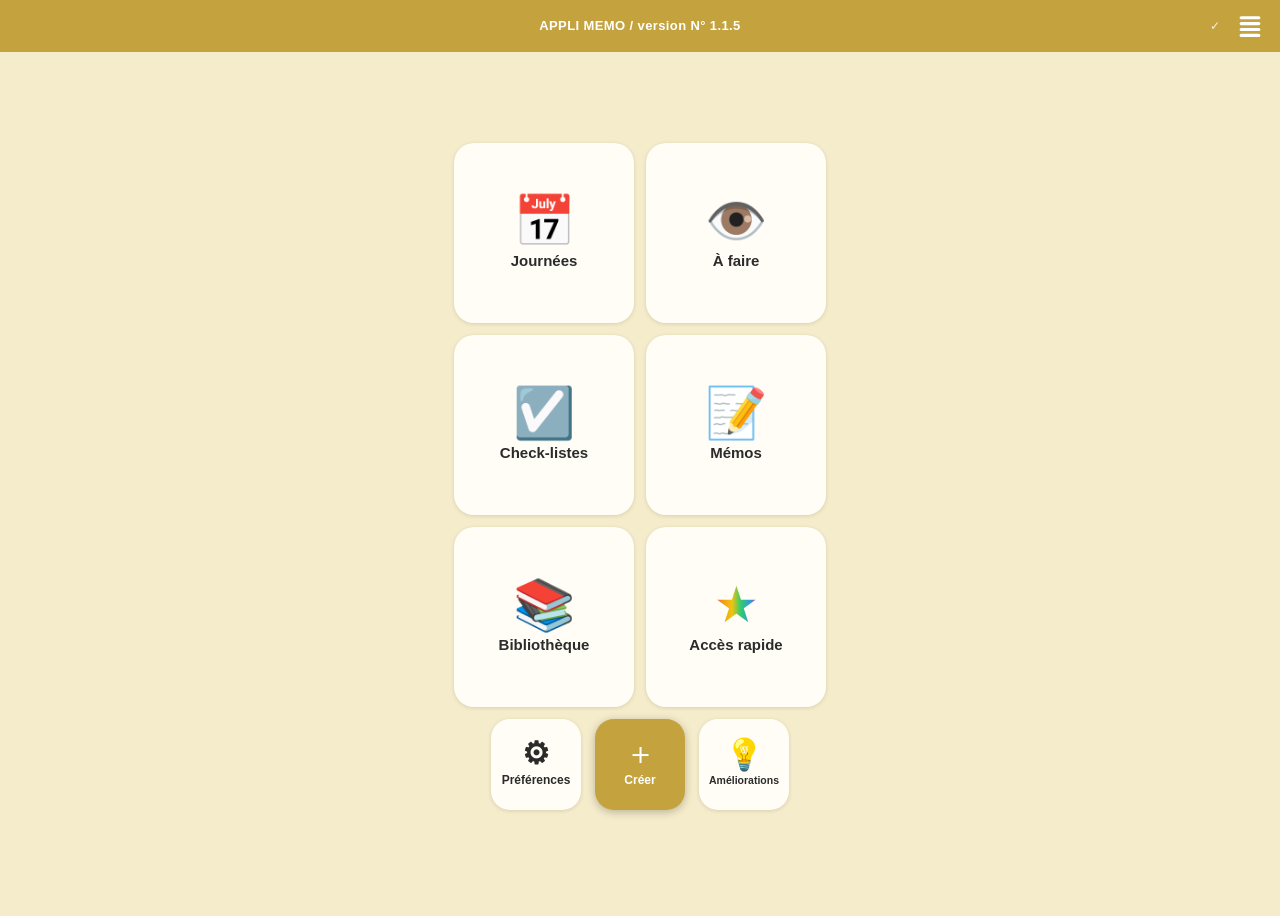
<file: index.html>
<!DOCTYPE html>
<html lang="fr" data-theme="auto">

<head>
  <meta charset="utf-8">
  <meta name="viewport" content="width=device-width, initial-scale=1, viewport-fit=cover">
  <title>AppliMémo</title>
  <link rel="manifest" href="manifest.webmanifest">
  <meta name="theme-color" content="#c4a33f">
  <meta name="apple-mobile-web-app-capable" content="yes">
  <meta name="mobile-web-app-capable" content="yes">
  <meta name="apple-mobile-web-app-title" content="AppliMémo">
  <meta name="apple-mobile-web-app-status-bar-style" content="default">
  <link rel="apple-touch-icon" href="icons/icon-192.png">
  <link rel="icon" href="icons/icon-192.png">
  <link rel="stylesheet" href="styles.css">
</head>

<body>
  <header class="topbar">
    <div class="top-row">
      <button id="top-back" class="top-back" type="button" aria-label="Page précédente" hidden>
        <span id="top-arrow" class="top-arrow" aria-hidden="true" hidden><svg viewBox="0 0 16 16">
            <path d="M7 1 L1 8 L7 15 Z" />
            <path d="M14.5 1 L8.5 8 L14.5 15 Z" />
          </svg></span>
        <span id="top-ico" class="top-ico" aria-hidden="true" hidden></span>
      </button>
      <h1 id="view-title" role="button" tabindex="0" aria-label="Replier ou déplier l’en-tête">MA
        JOURNÉE</h1>
      <span id="save-state" class="save-state" aria-live="polite"></span>
      <button id="btn-home" class="icon-btn home" aria-label="Accueil" title="Accueil"><svg viewBox="0 0 22 22"
          aria-hidden="true">
          <rect x="1.5" y="2" width="19" height="2.8" rx="1.4" />
          <rect x="1.5" y="7.4" width="19" height="2.8" rx="1.4" />
          <rect x="1.5" y="12.8" width="19" height="2.8" rx="1.4" />
          <rect x="1.5" y="18.2" width="19" height="2.8" rx="1.4" />
        </svg></button>
    </div>
    <div id="top-sub" class="top-sub" hidden></div>
    <div class="top-row2">
      <div id="top-actions" class="top-actions" hidden></div>
    </div>
    <div id="fmt-strip" class="fmt-strip" hidden>
      <div id="fmt-bar" class="fmt-bar" role="toolbar" aria-label="Mise en forme du texte"></div>
      <button id="fmt-toggle" class="fmt-toggle" type="button" aria-label="Rétracter la mise en forme du texte"
        aria-expanded="true">▴</button>
    </div>
    <div id="filter-rows" class="filter-rows" hidden></div>
    <div id="day-strip" class="day-strip" hidden></div>
    <div id="fmt-pop" class="fmt-pop" hidden></div>
    <div id="bar-pop" class="bar-pop" hidden>
      <div class="bar-pop-card" role="dialog" aria-label="Boutons de la page">
        <div class="bp-title"></div>
        <div class="bp-grid"></div>
      </div>
    </div>
  </header>

  <main id="app"></main>

  <nav class="tabbar" id="tabbar">
    <button id="tab-add" class="tab-plus" aria-label="Créer"><span>＋</span>Créer</button>
    <button data-view="journee"><span>📅</span>Journées</button>
    <button data-view="afaire"><span>👁️</span>À faire</button>
    <button data-view="checklists"><span>☑️</span>Check-listes</button>
    <button data-view="memos"><span>📝</span>Mémos</button>
    <button data-view="biblio"><span>📚</span>Bibliothèque</button>
  </nav>

  <div id="print-root"></div>

  <div id="pop" class="pop-back" hidden></div>
  <div id="sheet" class="sheet" hidden></div>
  <div id="toast" class="toast" hidden></div>
  <input type="file" id="file-import" accept="application/json,.json" hidden>

  <script src="core.js"></script>
  <script src="vault.js"></script>
  <script src="app.js"></script>
  <script src="rich.js"></script>
  <script src="journee.js"></script>
  <script src="lists.js"></script>
  <script src="notes.js"></script>
  <script src="voice.js"></script>
  <script src="quickadd.js"></script>
  <script src="library.js"></script>
  <script src="gcal.js"></script>
  <script src="settings.js"></script>
  <script src="swipe.js"></script>
  <script src="amelio.js"></script>
  <script src="main.js"></script>
</body>

</html>
</file>
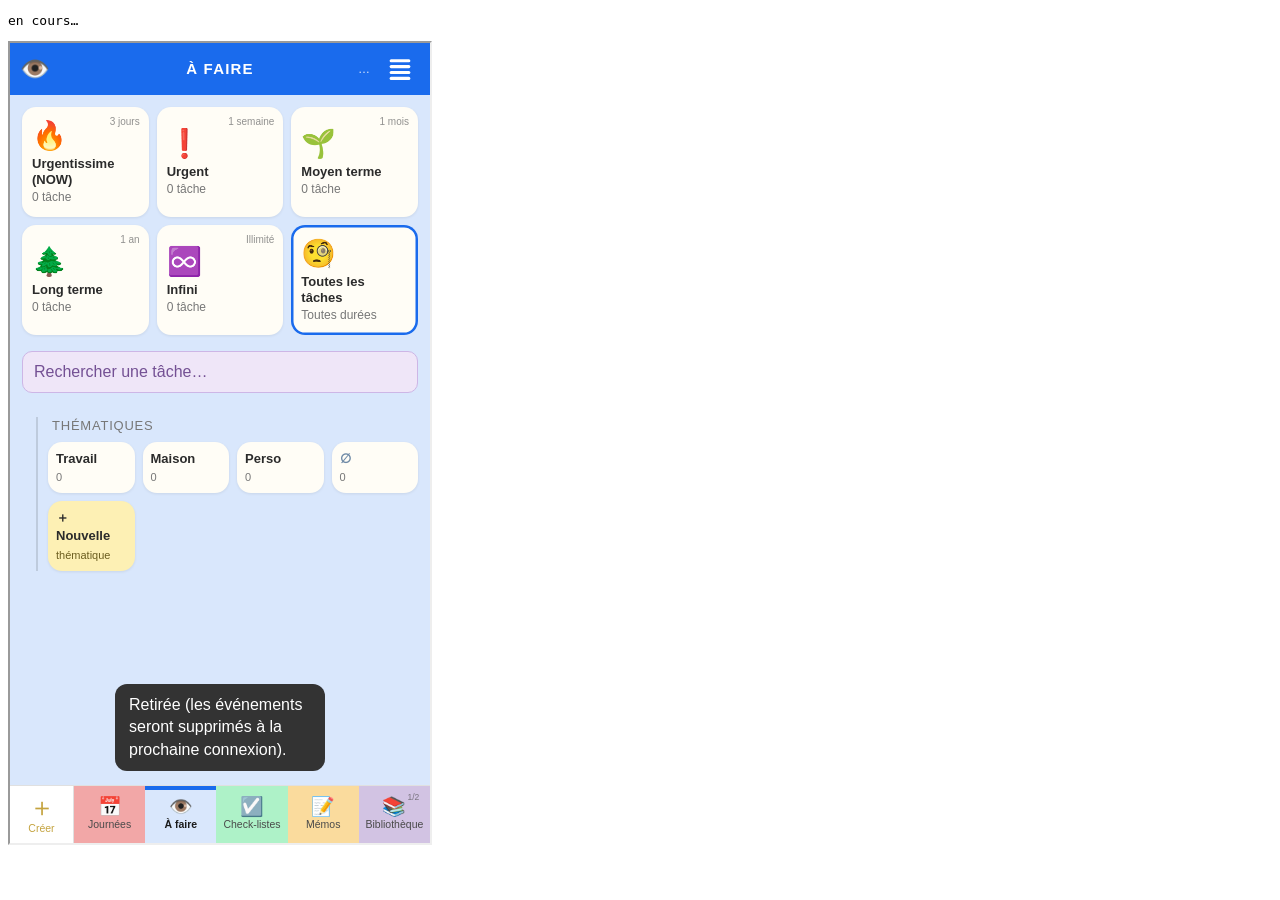
<file: tests/gcal-ui.html>
<!DOCTYPE html><meta charset="utf-8"><title>UI Google Agenda</title>
<!-- Lancer : python3 -m http.server 8123 puis ouvrir http://localhost:8123/tests/gcal-ui.html (résultats affichés sur la page) -->
<pre id="out">en cours…</pre>
<iframe id="f" src="../index.html" style="width:420px;height:800px"></iframe>
<script>
const out = []; let fails = 0;
const ok = (c, m) => { out.push((c ? 'ok   ' : 'FAIL ') + m); if (!c) fails++; };
const wait = ms => new Promise(r => setTimeout(r, ms));
(async () => {
  const f = document.getElementById('f');
  await new Promise(r => f.addEventListener('load', r)); await wait(300);
  const w = f.contentWindow, d = w.document, S = () => w.eval('state');
  const $ = s => d.querySelector(s), $$ = s => [...d.querySelectorAll(s)];
  const click = s => { const e = typeof s === 'string' ? $(s) : s; if (!e) throw new Error('introuvable: ' + s); e.click(); };
  const go = async h => { w.location.hash = h; await wait(150); };
  const submit = form => form.dispatchEvent(new w.Event('submit', { bubbles: true, cancelable: true }));
  window.onerror = m => ok(false, 'erreur JS: ' + m);
  try {
    // Préférences : carte Google Agenda, enregistrement de l'adresse Gmail et de l'identifiant
    await go('#/reglages');
    ok(!!$('#g-mail') && !!$('#g-client') && !!$('#g-connect') && !!$('#g-sync') && $('#g-status').textContent.includes('Non connecté') && w.eval('Gcal.configured()'), 'Préférences : carte Google Agenda (Gmail, connexion, synchro) ; identifiant par défaut déjà prêt');
    const set = (s, v) => { const e = $(s); e.value = v; e.dispatchEvent(new w.Event('change', { bubbles: true })); };
    set('#g-mail', 'pas un mail'); ok(w.eval('prefs.gmail') === '', 'Gmail invalide refusé');
    set('#g-mail', 'moi@gmail.com'); ok(w.eval('prefs.gmail') === 'moi@gmail.com', 'Gmail enregistré dans les préférences de l’appareil');
    set('#g-client', ' 123-abc.apps.googleusercontent.com '); ok(w.eval('prefs.gClient') === '123-abc.apps.googleusercontent.com' && $('#g-status').textContent.includes('Non connecté'), 'identifiant client enregistré (espaces retirés)');
    ok(JSON.parse(w.localStorage.getItem('applimemo.prefs')).gmail === 'moi@gmail.com', 'préférences persistées');
    ok($('#g-title').checked && w.eval('prefs.gTitleOnly') === true, 'option « Titre seulement » activée par défaut');
    $('#g-title').checked = false; $('#g-title').dispatchEvent(new w.Event('change', { bubbles: true })); ok(w.eval('prefs.gTitleOnly') === false, 'option « Titre seulement » désactivable');
    $('#g-title').checked = true; $('#g-title').dispatchEvent(new w.Event('change', { bubbles: true })); ok(w.eval('prefs.gTitleOnly') === true, 'option « Titre seulement » réactivable');
    w.eval("prefs.gClient = ''");   // retour à l'identifiant par défaut ; le test n'ouvre jamais la fenêtre Google (aucune session)

    // Journée : bouton Agenda → feuille → marque la journée
    const day = '2026-10-13'; await go('#/journee/' + day);
    w.eval(`day('${day}').blocs.push(touch({ id: 'b1', titre: 'Dentiste', texte: '', couleur: '#fff', horaire: '09:00', pos: 0 })); render()`); await wait(50);
    const agBtn = () => w.eval("topActions.find(a => a.label === 'Agenda')"); ok(!!agBtn(), 'journée : bouton 📆 Agenda (dans la lucarne)');
    agBtn().fn(); await wait(40);
    ok($('#sheet').textContent.includes('1 actuellement') && !!$('#sheet [data-link]'), 'journée : feuille Agenda (nombre de blocs horaires, copier le lien)');
    ok(!!$('#sheet #g-full') && !$('#sheet #g-full').checked, 'journée : case « Envoyer aussi le contenu » décochée par défaut');
    $('#sheet #g-full').checked = true; $('#sheet #g-full').dispatchEvent(new w.Event('change', { bubbles: true }));
    ok(w.eval('prefs.gTitleOnly') === false, 'cocher « contenu » désactive « Titre seulement »');
    w.eval('prefs.gTitleOnly = true');
    click('#sheet [data-on]'); await wait(60);
    ok(S().days[day].cal === true && agBtn().icon.includes('✓'), 'journée : marquée « dans l’agenda »');
    agBtn().fn(); await wait(40); click('#sheet [data-off]'); await wait(60);
    ok(!S().days[day].cal, 'journée : retirée de l’agenda');

    // Tâche : 📆 → date → t.cal
    await go('#/afaire'); click('[data-lvl=urgent]'); await wait(150);
    w.eval("levelNote('urgent').data.items.unshift({ id: 'i1', t: 'Payer', done: false, prio: 0, note: '' }); render()"); await wait(60);
    click('.todo [data-cal]'); await wait(40);
    const form = $('#sheet form'); form.elements.d.value = '2026-12-24'; form.elements.t.value = '18:30'; submit(form); await wait(80);
    const it = w.eval("levelNote('urgent').data.items.find(i => i.id === 'i1')");
    ok(it.cal === '2026-12-24' && it.calTime === '18:30' && $('.todo [data-cal]').classList.contains('on'), 'tâche : date + heure posées, 📆 allumé');
    click('.todo [data-cal]'); await wait(40); click('#sheet [data-clear]'); await wait(60);
    ok(!it.cal && !it.calTime, 'tâche : date retirée');

    // Mémo : action Agenda + lien d'ouverture
    const n = w.eval("newNote('divers', 'Mémo xxx')"); await go('#/note/' + n.id);
    const act = [...d.querySelectorAll('#top-actions button')].find(b => b.innerText.includes('Agenda'));
    ok(!!act, 'mémo : bouton Agenda dans le bandeau'); act.click(); await wait(40);
    const f2 = $('#sheet form'); f2.elements.d.value = '2026-10-13'; submit(f2); await wait(60);
    ok(S().notes.find(x => x.id === n.id).cal === '2026-10-13', 'mémo : date posée');
    const link = w.eval(`Gcal.linkNote('${n.id}')`);
    ok(link.includes('#/note/' + n.id), 'lien du mémo : ' + link);
    await go('#/menu'); w.location.hash = new URL(link).hash; await wait(150);   // le lien d'un événement Google ouvre bien le mémo
    ok($('#view-title').innerText.includes('Mémo xxx'), 'ouvrir le lien (#/note/<id>) ouvre le mémo dans l’app (nom dans la barre du haut)');
    ok(w.eval('Gcal.desired().has("n:' + n.id + '")'), 'l’événement du mémo est dans la liste à envoyer');
  } catch (e) { ok(false, 'exception: ' + e.message); }
  document.getElementById('out').textContent = out.join('\n') + '\n' + (fails ? fails + ' ÉCHEC(S)' : 'TOUS LES TESTS OK');
  document.title = 'DONE';
})();
</script>
</file>
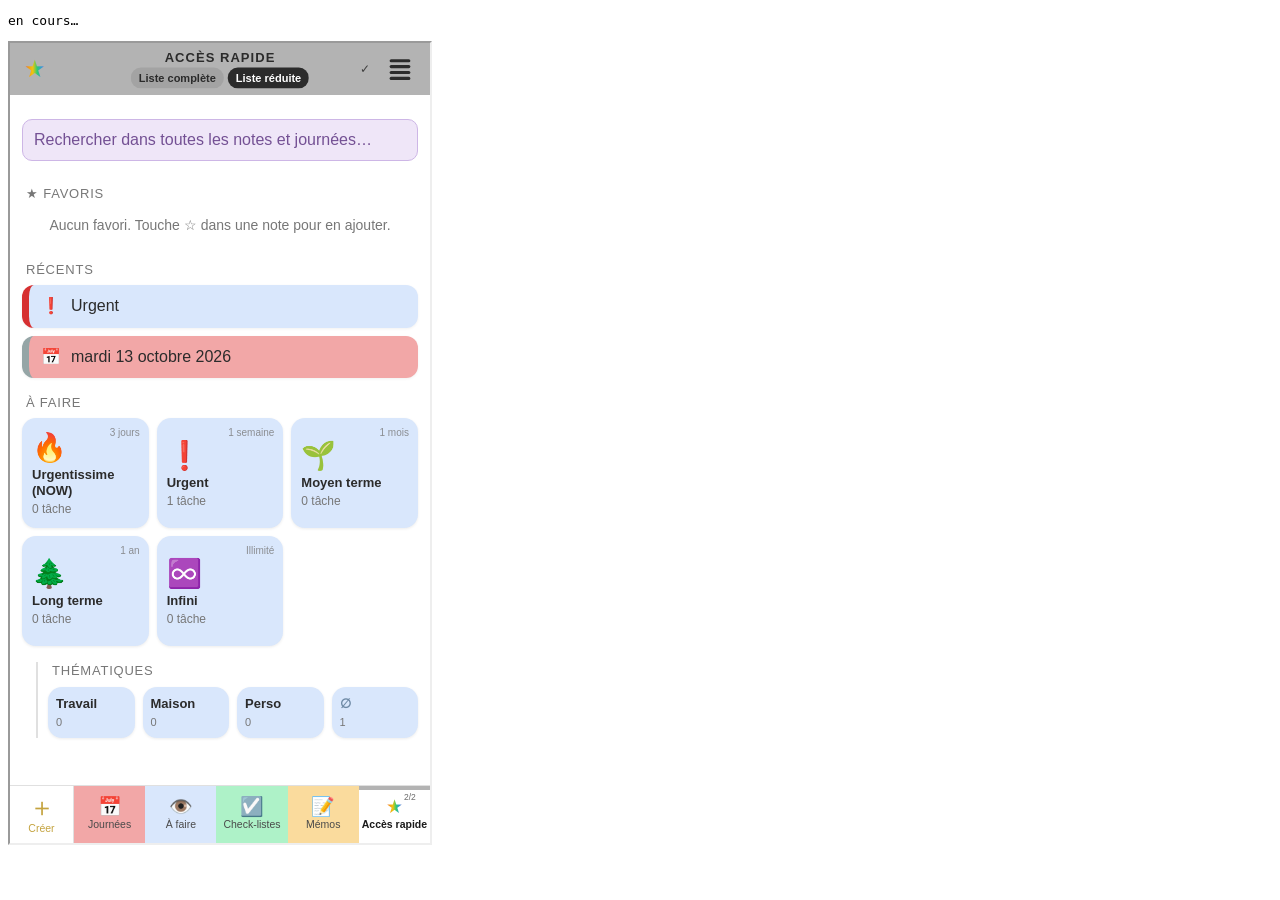
<file: tests/ui.html>
<!DOCTYPE html><meta charset="utf-8"><title>UI tests</title>
<!-- Lancer : python3 -m http.server 8123 puis ouvrir http://localhost:8123/tests/ui.html (résultats affichés sur la page) -->
<pre id="out">en cours…</pre>
<iframe id="f" src="../index.html" style="width:420px;height:800px"></iframe>
<script>
const out = []; let fails = 0;
const ok = (c, m) => { out.push((c ? 'ok   ' : 'FAIL ') + m); if (!c) fails++; };
const wait = ms => new Promise(r => setTimeout(r, ms));
(async () => {
  const f = document.getElementById('f');
  await new Promise(r => f.addEventListener('load', r)); await wait(300);
  const w = f.contentWindow, d = w.document, S = () => w.eval('state');
  const $ = s => d.querySelector(s), $$ = s => [...d.querySelectorAll(s)];
  const click = s => { const e = typeof s === 'string' ? $(s) : s; if (!e) throw new Error('introuvable: ' + s); e.click(); };
  const type = (s, v) => { const e = $(s); e.value = v; e.dispatchEvent(new w.Event('input', { bubbles: true })); e.dispatchEvent(new w.Event('change', { bubbles: true })); };
  const typeRte = (s, v) => { const e = $(s); e.textContent = v; e.dispatchEvent(new w.Event('input', { bubbles: true })); };
  const submit = form => form.dispatchEvent(new w.Event('submit', { bubbles: true, cancelable: true }));
  const fill = (vals) => { const form = $('#sheet form'); for (const [k, v] of Object.entries(vals)) { const e = form.elements[k]; if (e.type === 'checkbox') e.checked = v; else e.value = v; } submit(form); };
  const go = async h => { w.location.hash = h; await wait(120); };
  const txt = () => d.body.innerText;
  const TODAY = w.eval('todayISO()');
  const lp = async () => { const T = $('#view-title'), ev = x => T.dispatchEvent(new w.PointerEvent(x, { bubbles: true, button: 0 })); ev('pointerdown'); await wait(1100); ev('pointerup'); T.click(); await wait(30); };   // appui long (1 s) = repli de l'en-tête
  const topBtn0 = l => [...d.querySelectorAll('#top-actions button')].find(b => b.innerText.includes(l));
  window.onerror = (m) => ok(false, 'erreur JS: ' + m);
  w.print = () => { w.__printed = true; };
  try {
    // --- Démarrage : page MENU d'accueil
    ok(w.location.hash === '#/menu' && $('#view-title').innerText === 'APPLI MEMO / version N° 1.1.5', 'démarrage : page MENU, titre « APPLI MEMO / version N° x.x.x »');
    ok($$('#app .menu-btn').map(b => b.innerText.trim().replace(/^\S+\s*/, '')).join('|') === 'Journées|À faire|Check-listes|Mémos|Bibliothèque|Accès rapide' && !!$('#app [data-go=reglages]') && $$('#app .menu-btn').every(b => Math.abs(b.offsetWidth - b.offsetHeight) < 3) && $('#menu-add').offsetWidth < 100 && Math.abs($('#menu-add').offsetWidth - $('#app [data-go=reglages]').offsetWidth) < 3, 'MENU : gros boutons pour tous les onglets, Préférences et Créer');
    ok(getComputedStyle($('#tabbar')).display === 'none', 'MENU : barre d\'onglets du bas masquée');
    click('#app [data-go=checklists]'); await wait(60); ok(w.location.hash === '#/checklists' && getComputedStyle($('#tabbar')).display !== 'none', 'MENU › Check-listes : onglets visibles');
    click('#btn-home'); await wait(60); ok(w.location.hash === '#/menu', 'bouton à 4 lignes horizontales : retour à l\'accueil');
    const tabs = $$('#tabbar button[data-view]').map(b => b.dataset.view);
    ok(tabs.join() === 'journee,afaire,checklists,memos,biblio', 'barre du bas : Journée, À faire, Check-listes, Mémos, Bibliothèque (dans cet ordre)');
    { // glissement horizontal entre rubriques : MENU → Journée → À faire → Check-listes → Mémos → Bibliothèque → Accès rapide → MENU
      const swipe = async (dx, dy = 0, el = $('#app'), x0 = 200) => {
        const tc = (x, y) => new w.Touch({ identifier: 1, target: el, clientX: x, clientY: y });
        el.dispatchEvent(new w.TouchEvent('touchstart', { bubbles: true, touches: [tc(x0, 300)], changedTouches: [tc(x0, 300)] }));
        el.dispatchEvent(new w.TouchEvent('touchend', { bubbles: true, touches: [], changedTouches: [tc(x0 + dx, 300 + dy)] })); await wait(80); };
      w.eval('libOverview = false'); await go('#/menu');
      const seq = []; for (let i = 0; i < 7; i++) { await swipe(-150); seq.push(w.location.hash.split('/')[1] + (w.location.hash === '#/biblio' ? (w.eval('libOverview') ? ':quick' : ':lib') : '')); }
      ok(seq.join() === 'journee,afaire,checklists,memos,biblio:lib,biblio:quick,menu', 'glisser vers la gauche : MENU → Journée → À faire → Check-listes → Mémos → Bibliothèque → Accès rapide → MENU (' + seq.join() + ')');
      const back = []; for (let i = 0; i < 3; i++) { await swipe(150); back.push(w.location.hash.split('/')[1] + (w.location.hash === '#/biblio' ? (w.eval('libOverview') ? ':quick' : ':lib') : '')); }
      ok(back.join() === 'biblio:quick,biblio:lib,memos', 'glisser vers la droite : sens inverse, jamais ＋ Créer ni Préférences (' + back.join() + ')');
      await go('#/reglages'); await swipe(-150); ok(w.location.hash === '#/reglages', 'Préférences : le glissement ne change pas de page');
      await go('#/afaire'); await swipe(-30); await swipe(-150, 120); await swipe(-150, 0, $('#app'), 10);
      ok(w.location.hash === '#/afaire', 'glissement trop court, trop vertical ou parti du bord gauche : ignoré');
      await go('#/afaire'); const inp = $('#app input[type=search]'); ok(!!inp, 'champ de recherche trouvé'); await swipe(-150, 0, inp); ok(w.location.hash === '#/afaire', 'glissement sur un champ de saisie : ignoré');
      await go('#/journee/' + TODAY); await wait(60);
      await swipe(-150, 0, $('.blocs')); ok(w.location.hash === '#/afaire', 'depuis une journée ouverte : mène à À faire');
      await swipe(150); ok(w.location.hash === '#/journee/' + TODAY, 'retour à Journée : rouvre la dernière journée consultée');
      await go('#/menu'); }
    { // onglet « + » à gauche : menu de création
      const first = $('#tabbar').firstElementChild;
      ok(first.id === 'tab-add' && first.innerText.includes('＋') && !first.dataset.view, 'onglet « + » : tout à gauche de la barre du bas');
      click('#tab-add'); await wait(40);
      const groups = $$('#sheet .qa-h').map(h => h.textContent.trim());
      ok(!$('#sheet details') && groups.join('|') === 'Journées|À faire|Check-listes|Mémo', 'menu « + » : liste plate (pas de menus déroulants), titres Journées, À faire, Check-listes, Mémo');
      const lab = g => $$(`#sheet .qa-sec[data-g=${g}] [data-qa]`).map(b => b.textContent.trim());
      ok(lab('journee').join('|') === '📅Aujourd’hui|🗓️Date à définir|🧩Journée type', 'menu « + » : Journée › Aujourd\'hui, Date à définir, journée type');
      ok(lab('afaire').length === 6 && ['Urgentissime', 'Urgent', 'Moyen terme', 'Long terme', 'Infini', 'Nouvelle thématique'].every((x, i) => lab('afaire')[i].includes(x)), 'menu « + » : À faire › urgentissime, urgent, moyen terme, long terme, note personnalisée');
      ok(lab('checklists').length === 2 && lab('checklists')[0].includes('Nouvelle') && lab('checklists')[1].includes('liste type'), 'menu « + » : Check-listes › nouvelle, depuis une liste type');
      ok(lab('memos').length === 9 && lab('memos').some(x => x.includes('Mémo divers')) && lab('memos').some(x => x.includes('Mémo vocal')), 'menu « + » : Mémo › tous les types de mémo (' + lab('memos').length + ')');
      click('#sheet [data-qa=j-today]'); await wait(80);
      ok(w.location.hash === '#/journee/' + TODAY && $('#sheet').hidden, 'menu « + » : Aujourd\'hui ouvre la journée du jour');
      click('#tab-add'); click('#sheet [data-qa=j-date]'); await wait(40);
      ok($('#sheet').innerText.includes('Date à définir') && !!$('#sheet input[type=date]'), 'menu « + » : Date à définir');
      click('#sheet [data-no]'); click('#tab-add'); click('#sheet [data-qa=j-type]'); await wait(40);
      ok($('#sheet').innerText.includes('Journée type') && !!$('#sheet #qa-date'), 'menu « + » : Journée type (date + modèle)');
      click('#sheet [data-close]'); click('#tab-add'); click('#sheet [data-qa=t-urgent]'); await wait(150);
      ok(w.location.hash.startsWith('#/note/') && $('#sheet').hidden, 'menu « + » : À faire › Urgent ouvre directement la note de cette durée'); w.location.hash = '#/journee'; await wait(100);
      click('#tab-add'); click('#sheet [data-qa=m-divers]'); await wait(40);
      ok($('#sheet').innerText.includes('Nom du mémo'), 'menu « + » : Mémo › Mémo divers demande le nom');
      click('#sheet [data-no]');
      w.location.hash = '#/journee'; await wait(100);
    }
    ok($$('#btn-home svg rect').length === 4, 'bouton d\'accueil : 4 lignes horizontales');
    ok(!txt().includes('Thèmes') || true, '');

    // --- Journée : écran d'ouverture à 4 choix
    ok(w.location.hash === '#/journee' && $$('#app [data-c], #app .bigcard').length === 4, 'journée : à l\'ouverture, 4 choix');
    const choose = $('#app .choose3').innerText;
    ok(choose.includes('Aujourd’hui') && choose.includes('Date à définir') && choose.includes('Journée type') && choose.includes('Planning'), 'choix : Aujourd\'hui · Date à définir · Journée type · Planning');
    click('[data-c=type]'); await wait(40); ok(w.location.hash === '#/journee/type' && $('#jt-sel').disabled, 'journée type : bouton → fenêtre dédiée, menu vide désactivé'); await go('#/journee');
    click('[data-c=date]'); await wait(30);
    { const f2 = $('#sheet form'); f2.elements.d.value = '2026-03-14'; submit(f2); } await wait(80);
    ok(w.location.hash === '#/journee/2026-03-14' && $('#view-title').innerText.toLowerCase().includes('14 mars 2026') && $('#top-sub').hidden, 'Date à définir : ouvre la journée choisie (nom = date, dans la barre du haut)');
    await go('#/journee'); click('[data-c=today]'); await wait(80);
    ok(w.location.hash === '#/journee/' + TODAY && $('#view-title').innerText.includes('Aujourd’hui'), 'Aujourd\'hui : ouvre la journée du jour, nom « Aujourd’hui » dans la barre du haut');
    ok($('#top-sub').textContent.toLowerCase() === w.eval('longDate(todayISO())') && !$('#top-sub').hidden, 'Aujourd\'hui : la date du jour en petit sous le nom (barre du haut)');
    ok(!$('#date-input') && !$('#subtitle') && !$('input[type=date]'), 'ni calendrier ni champ « nom » dans l\'en-tête');
    ok($$('.day-head .actions button:not(.b-keep):not(.info-btn)').map(b => b.getAttribute('aria-label') || b.innerText.trim()).join('|') === 'Vider|Trier par horaire|Dupliquer un bloc (actif / inactif)|＋ Bloc|Annuler|Rétablir|Insérer une check-liste', 'boutons sous la barre : Vider, Trier, ⧉ dupliquer, + Bloc, ↶ annuler, ↷ rétablir, ☑ check-liste (+ i si une échéance existe, + rond d\'archivage) ; l\'Agenda est dans la lucarne');
    const bandc = getComputedStyle($('.day-head .kdot')).backgroundColor;
    const rgbOf = c => (c.startsWith('color(') ? c.match(/[\d.]+/g).slice(-3).map(v => v * 255) : c.match(/\d+/g).map(Number));
    const near = (a, b) => { const x = rgbOf(a), y = rgbOf(b); return Math.abs(x[0] - y[0]) < 40 && Math.abs(x[1] - y[1]) < 40 && Math.abs(x[2] - y[2]) < 40; };
    ok(bandc === 'rgb(149, 165, 166)', 'rond d\'archivage gris (1 semaine)');

    // --- Journée : bloc + hashtag
    click('#b-add'); await wait(50);
    type('.bloc input.titre', 'Réunion équipe');
    ok(!$('.bloc .rte') && $('.bloc [data-act=toggle]').innerText.includes('▼'), 'bloc : rétracté par défaut (pas de zone de texte)');
    click('.bloc [data-act=toggle]'); await wait(30);
    ok(!!$('.bloc .rte'), 'bloc : la flèche le déroule');
    typeRte('.bloc .rte', 'Préparer le point #Projet-Alpha avec Marc');
    // texte enrichi : 1a puis 1b se déroulent par des clics sur le titre (rien au départ, plus de flèche ▴)
    ok($('#top-actions').hidden && !$('#btn-fmt') && !$('#fmt-strip').hidden && getComputedStyle($('#fmt-strip')).display !== 'none', 'mise en forme : bande sous la barre du haut, visible d\'office dès qu\'il y a un texte à remplir (plus dans la ligne 1b, plus de flèche ▴)');
    click('#view-title'); ok(!$('#bar-pop').hidden && $('#top-actions').hidden && !$('#fmt-strip').hidden, 'titre : 1 clic = la lucarne (fenêtre centrale) s\'ouvre, plus de ligne de boutons sous le titre ; la bande de mise en forme reste en place');
    ok(['Gras', 'Italique', 'Taille', 'Couleur', 'Surlignage', 'Alignement', 'Puces'].every(x => $('#fmt-bar').innerText.includes(x)) && !$('.top-row2').contains($('#fmt-bar')), 'mise en forme : gras, italique, taille, couleur, surlignage, alignement, puces — hors de la barre du haut');
    $('.bloc .rte').focus(); { const r = d.createRange(); r.selectNodeContents($('.bloc .rte')); const sel = w.getSelection(); sel.removeAllRanges(); sel.addRange(r); }
    await wait(30); click('#fmt-bar [data-c=bold]'); await wait(30);
    ok(/<b>|font-weight/.test(S().days[S().current].blocs[0].html || ''), 'mise en forme : « Gras » enregistre le HTML du bloc (' + (S().days[S().current].blocs[0].html || '') + ')');
    ok(S().days[S().current].blocs[0].texte.includes('#Projet-Alpha'), 'mise en forme : le texte brut (#thème) reste intact');
    click('#fmt-bar [data-c=color]'); ok(!$('#fmt-pop').hidden && $$('#fmt-pop .sw').length >= 5, 'mise en forme : palette de couleurs'); click('#fmt-pop .sw'); await wait(30);
    ok(/color/.test(S().days[S().current].blocs[0].html || ''), 'mise en forme : couleur appliquée');
    { // rétracter / déplier la bande de mise en forme
      const sh = () => getComputedStyle($('#fmt-bar')).display !== 'none';
      ok(sh(), 'bande de mise en forme : dépliée par défaut');
      click('#fmt-toggle'); await wait(20); ok(!sh() && $('#fmt-strip').classList.contains('retracted') && $('#fmt-toggle').innerText.includes('Mise en forme'), 'bande de mise en forme : le bouton la rétracte (fine ligne « Mise en forme ▾ »)');
      click('#fmt-toggle'); await wait(20); ok(sh(), 'bande de mise en forme : le bouton la déplie');
      const st = () => ($('#bar-pop').hidden ? 'fermee' : 'lucarne');
      const seq = [st()]; for (let i = 0; i < 3; i++) { click('#view-title'); await wait(20); seq.push(st()); }
      ok(seq.join() === 'lucarne,fermee,lucarne,fermee', 'clics sur le titre : la lucarne s\'ouvre / se referme (' + seq.join() + ')');
      click('#view-title'); await wait(20); click('#bar-pop'); await wait(20);
      ok($('#bar-pop').hidden, 'lucarne : un clic en dehors la ferme');
      click('#view-title'); await wait(20); ok(['Archive', 'Agenda'].every(x => $('#bar-pop').innerText.includes(x)), 'lucarne : les boutons de la page (dont Archive et Agenda)'); click('#bar-pop'); await wait(20);
    }
    click('.bloc [data-act=toggle]'); await wait(30);
    ok(!$('.bloc .rte'), 'bloc : se rétracte de nouveau');
    ok(S().days[S().current].blocs.length === 1 && S().days[S().current].blocs[0].texte.includes('#Projet-Alpha'), 'journée : bloc créé et texte enregistré');
    const bar = $('#top-actions').innerText;
    ok(['Archiver', 'Bibliothèque', 'Journées types', 'Définir comme type', 'PDF', 'Archive'].every(x => bar.includes(x)), 'journée : barre du haut sur le modèle de À faire (+ Archive)');
    ok(S().days[TODAY].keep === 'week', 'journée du jour : grise (1 semaine) par défaut');
    ok(!$('#top-actions').innerText.includes('Listes types'), 'journée : « Journées types » (pas « Listes types »)');

    // --- À faire : ligne de détail + barre d'actions du bandeau
    await go('#/afaire');
    ok($$('#app .lvl-tile').length === 5 && $('#app .lvl-tile').innerText.includes('Urgentissime (NOW)'), 'À faire : 4 cases (urgentissime NOW, urgent, moyen terme, long terme)');
    { const r = $$('#app .lvl-tile').map(b => b.getBoundingClientRect());
      ok(r[0].top === r[1].top && r[1].top === r[2].top && r[3].top === r[4].top && r[3].top > r[0].top && r[0].left < r[1].left && r[1].left < r[2].left, 'À faire : 3 cases sur la 1re ligne (NOW, urgent, moyen), 2 dessous (long, infini)'); }
    ok(/3 jours|1 semaine|1 mois|1 an|Illimité/.test($('#app .lvl-tile .keep-hint').innerText) && $('#app .lvl-tile .keep-hint').innerText === '3 jours', 'À faire : durée de conservation affichée discrètement sur la case');
    ok(!$('#todo-new') && !$('#sheet form'), 'À faire : accueil = cases (pas de tâches directes)');
    click('#app [data-lvl=urgent]'); await wait(100);
    const TNid = S().notes.find(n => n.type === 'todo').id, TNn = () => S().notes.find(n => n.id === TNid);
    ok(!$('#sheet form') && TNn().data.level === 'urgent' && TNn().title === 'Urgent' && w.location.hash === '#/note/' + TNid, 'À faire : une case ouvre directement la note du niveau (aucun nom demandé)');
    ok($('#top-actions').innerText.includes('Toutes') && !$('#top-actions').innerText.includes('Archiver'), 'À faire : 1a = thématiques (plus de Sauvegarder / PDF…)');
    for (const t of ['Appeler Paul', 'Acheter du pain']) { type('#todo-new', t); submit($('#todo-form')); }
    ok(TNn().data.items.length === 2 && TNn().data.items[0].t === 'Acheter du pain', 'À faire : 2 tâches dans la note, la plus récente en haut');
    { const h = $('.card.todo').getBoundingClientRect().height; ok(h > 0 && h <= 40, 'À faire : tâches compactes (' + Math.round(h) + 'px)'); }
    { // lignes 1a (boutons) / 1b (mise en forme) : déroulées par les clics sur le titre ; 1b n'existe que s'il y a un texte à remplir
      const vis = s => { const e = $(s); return !!e && getComputedStyle(e).display !== 'none'; };
      await wait(60);
      ok(!vis('.top-row2') && !$('#btn-fmt') && !vis('#fmt-strip') && !vis('#bar-pop'), 'lignes : au départ rien sous le titre ; pas de texte à remplir → pas de bande de mise en forme');
      click('#view-title'); await wait(30);
      ok(vis('#bar-pop') && !vis('#fmt-strip'), 'lucarne : À faire sans texte à remplir → le clic ouvre la lucarne, pas de bande de mise en forme');
      click('#bar-pop'); await wait(20);
      click('.todo [data-arrow]'); await wait(80);
      // (détail ouvert : un texte à remplir existe → la bande de mise en forme apparaît d'office)
      ok(vis('#fmt-strip') && vis('#fmt-bar') && !vis('#top-actions'), 'lignes : détail de tâche ouvert → la bande de mise en forme apparaît d\'office sous la barre');
      click('.todo [data-arrow]'); await wait(80);
      ok(!vis('#top-actions') && !vis('#fmt-strip'), 'lignes : détail refermé → la bande de mise en forme disparaît');
      { const back = w.location.hash;
        click('#view-title'); await wait(60);
        ok(w.location.hash === back, 'titre : un clic ne change plus de page');
      }
      await go('#/biblio'); await wait(60);
      ok(!vis('.top-row2'), 'lignes : page sans bouton ni texte à remplir → seule la ligne titre');
      click('#view-title'); await wait(30);
      ok(!vis('.top-row2'), 'titre : sans ligne 1a/1b, un clic ne fait rien');
      await go('#/note/' + TNid); await wait(60);
    }
    click('.todo [data-arrow]'); await wait(50);
    ok(!!$('.todo-note'), 'À faire : la flèche déploie la zone de texte');
    typeRte('.todo-note', 'Demander le devis\nRappeler jeudi #Chantier');
    ok(TNn().data.items.some(t => t.note.includes('devis')), 'À faire : détail enregistré');
    click('.todo [data-arrow]'); await wait(50); ok(!$('.todo-note') && txt().includes('Demander'), 'À faire : repliable, aperçu de la 1re ligne');
    { // fenêtre d'un niveau : thématiques en 1a, date d'effacement par tâche (« i »), échéances à l'ouverture
      const first = $('.card.todo'), t0 = TNn().data.items[0];
      ok(!!t0.due && Math.abs(t0.due - (Date.now() + 7 * 864e5)) < 60000, 'À faire : chaque tâche reçoit sa date d\'effacement (Urgent = 7 jours)');
      ok(!first.querySelector('.prio') && !!first.querySelector('[data-info]'), 'À faire : le bouton « i » remplace ! / !!');
      click('.todo [data-info]'); await wait(40);
      ok($('#inf-k').innerText === 'Conservation de la tâche = 1 semaine' && $('#inf-s').innerText.startsWith('Sera effacée le ') && /\d{2}\/\d{2}\/\d{4}/.test($('#inf-s').innerText), 'À faire : « i » = « Conservation de la tâche = 1 semaine » + « Sera effacée le jj/mm/aaaa »');
      const tid0 = t0.id, before = $('#inf-s').innerText;
      click('#sheet [data-l="long"]'); await wait(40);
      { const lg = S().notes.find(n => n.data.level === 'long'), it = lg && lg.data.items.find(i => i.id === tid0);
        ok(!!it && !TNn().data.items.some(i => i.id === tid0) && $('#inf-k').innerText.endsWith('1 an') && $('#inf-s').innerText !== before && it.due > Date.now() + 360 * 864e5, 'À faire : modifier la durée → la tâche bascule dans la bonne catégorie, date mise à jour'); }
      click('#sheet [data-l="urgent"]'); await wait(40);
      ok(TNn().data.items.some(i => i.id === tid0) && $('#inf-k').innerText.endsWith('1 semaine'), 'À faire : et peut revenir');
      click('#sheet [data-no]'); await wait(30);
      { const c0 = $$('.card.todo')[0]; ok(!!c0.querySelector('[data-themepick]') && c0.querySelector('[data-themepick]').innerText.trim() === '∅', 'À faire : chaque tâche a un bouton thématique, ∅ par défaut');
        click(c0.querySelector('[data-themepick]')); await wait(30);
        ok($$('#sheet [data-t]').map(b => b.innerText.trim()).join('|').startsWith('∅ Sans thématique|T Travail|M Maison|P Perso'), 'À faire : choix ∅ ou une thématique existante');
        click('#sheet [data-t="Maison"]'); await wait(40);
        ok(TNn().data.items.some(i => i.id === tid0 && i.theme === 'Maison'), 'À faire : tâche affectée à une thématique');
        click($$('.card.todo')[0].querySelector('[data-themepick]')); await wait(30); click('#sheet [data-t=""]'); await wait(40);
        ok(!TNn().data.items.find(i => i.id === tid0).theme, 'À faire : retour à ∅'); }
      ok($$('#top-actions button').some(b => b.innerText.trim() === '∅'), 'À faire : « ∅ » = thématique supplémentaire (sans thématique) en ligne 1a');
      if ($('#sheet [data-no]')) click('#sheet [data-no]');
      // thématiques : défauts, ajout, filtre, renommage, suppression
      const chips = () => $$('#top-actions button').map(b => b.innerText.trim()).filter(t => !/Insérer une Check-liste|Agenda/.test(t));   // hors boutons communs (check-liste, Agenda), testés à part
      ok(chips().join('|') === 'Toutes|Travail|Maison|Perso|∅|＋' && $('.theme-title').innerText === 'Toutes notes', 'À faire : 1a = Toutes / Travail / Maison / Perso / ＋ ; titre « Toutes notes »');
      ok(!$('#n-title') && $('#view-title').innerText.includes('À FAIRE') && $('#view-title .title-pill').innerText.includes('Urgent') && getComputedStyle($('#view-title .title-pill')).backgroundColor === 'rgb(255, 255, 255)', 'À faire : icône du niveau à gauche du titre, pas de carte de nom');
      click($$('#top-actions button').find(b => b.innerText.trim() === 'Travail')); await wait(40);
      ok($('.theme-title').innerText === 'Travail' && !$('.card.todo'), 'À faire : thématique choisie → nom affiché, tâches filtrées');
      type('#todo-new', 'Rapport'); submit($('#todo-form'));
      ok(TNn().data.items.find(i => i.t === 'Rapport').theme === 'Travail', 'À faire : nouvelle tâche rangée dans la thématique choisie');
      click($$('#top-actions button').find(b => b.innerText.trim() === '＋')); await wait(40);
      { const f2 = $('#sheet form'); f2.elements.v.value = 'Sport'; submit(f2); } await wait(40);
      ok(chips().includes('Sport') && $('.theme-title').innerText === 'Sport', 'À faire : nouvelle thématique créée');
      w.eval("topActions.find(a => a.label === 'Sport').hold()"); await wait(30);
      ok(!!$('#sheet [data-r]') && !!$('#sheet [data-d]'), 'À faire : appui long → modifier le nom / supprimer');
      click('#sheet [data-r]'); await wait(30); { const f2 = $('#sheet form'); f2.elements.v.value = 'Fitness'; submit(f2); } await wait(40);
      ok(chips().includes('Fitness') && !chips().includes('Sport'), 'À faire : thématique renommée');
      w.eval("topActions.find(a => a.label === 'Fitness').hold()"); await wait(30); click('#sheet [data-d]'); await wait(30);
      ok(!!$('#sheet [data-ok]'), 'À faire : suppression d\'une thématique avec confirmation'); click('#sheet [data-ok]'); await wait(40);
      ok(!chips().includes('Fitness') && $('.theme-title').innerText === 'Toutes notes', 'À faire : thématique supprimée');
      // échéances : proposées à l'ouverture, suppression ou report des tâches cochées
      TNn().data.items.forEach(i => { i.due = Date.now() - 864e5; }); w.eval('save()');
      await go('#/afaire'); await go('#/note/' + TNid); await wait(60);
      ok(!!$('#sheet #due-all') && $$('#sheet input[data-id]').length === TNn().data.items.length, 'À faire : tâches échues proposées à l\'ouverture (liste à cocher)');
      click('#sheet [data-del]'); await wait(30);
      ok(TNn().data.items.length === 2 && !!$('#sheet'), 'À faire : rien de coché → rien de supprimé');
      click('#sheet #due-all'); $('#sheet #due-all').dispatchEvent(new w.Event('change')); click('#sheet [data-post]'); await wait(40);
      ok(TNn().data.items.every(i => i.due > Date.now() + 6 * 864e5), 'À faire : « Reporter » repart pour la durée du niveau');
      TNn().data.items.forEach(i => { i.due = Date.now() - 1000; }); w.eval('save()');
      await go('#/afaire'); await go('#/note/' + TNid); await wait(60);
      const nb = TNn().data.items.length; { const b = $$('#sheet input[data-id]')[0]; b.checked = true; b.dispatchEvent(new w.Event('change')); }
      click('#sheet [data-del]'); await wait(60);
      ok(TNn().data.items.length === nb - 1, 'À faire : « Supprimer » retire les tâches cochées');
      TNn().data.items.forEach(i => { i.due = 0; }); w.eval('save()');
    }
    { // les cases ouvrent directement la note de leur niveau (pas de nom demandé) ; NOW, infini
      await go('#/afaire'); click('#app [data-lvl=urgentissime]'); await wait(100);
      const nowN = S().notes.find(n => n.type === 'todo' && n.data.level === 'urgentissime');
      ok(!$('#sheet form') && nowN && nowN.title === 'NOW' && w.location.hash === '#/note/' + nowN.id, 'À faire : la case NOW ouvre directement la note NOW');
      await go('#/afaire'); click('#app [data-lvl=urgentissime]'); await wait(100);
      ok(S().notes.filter(n => n.type === 'todo' && n.data.level === 'urgentissime').length === 1, 'À faire : une seule note par niveau');
      ok($('#top-actions').innerText.includes('Insérer une Check-liste'), 'NOW : bouton « Insérer une Check-liste » en ligne 1a');
      const impN = w.eval("(() => { const x = newNote('checklist', 'Import test'); x.data.items = [{ id: 'ia', t: 'A', done: false }, { id: 'ib', t: 'B', done: true }]; save(); return x; })()"); w.eval('render()'); await wait(40);
      click($$('#top-actions button').find(b => b.innerText.includes('Check-liste'))); await wait(40);
      ok($('#sheet').innerText.includes('Insérer une check-liste'), 'NOW : fenêtre « insérer une check-liste »');
      { const src = S().notes.find(x => x.id === impN.id); ok(!!src && !!$('#sheet [data-src="' + src.id + '"]') && !!$('#sheet [data-tpl]'), 'NOW : check-listes + listes types proposées');
        click('#sheet [data-src="' + src.id + '"]'); await wait(80);
        const blk = nowN.data.items.find(i => i.cl);
        ok(!!blk && blk.cl.items.length === src.data.items.length && !!$('.clblock .clbody .cl-grid') && !!$('.clblock [data-cols="3"]'), 'NOW : une ligne check-liste est ajoutée, déployée, avec colonnes 1/2/3');
        click('.clblock [data-clarrow]'); await wait(30);
        ok(!$('.clblock .clbody'), 'NOW : la ligne se replie (flèche)');
        w.eval('render()'); await wait(40); ok(!$('.clblock .clbody'), 'NOW : une ligne existante est repliée par défaut');
        click('.clblock [data-del]'); await wait(30); w.eval("kill(noteById('" + impN.id + "')); save(); render()"); await wait(30); }
      { // toutes les fenêtres À faire (pas seulement NOW) : insérer une check-liste ; la note peut aller dans Google Agenda
        await go('#/afaire'); click('#app [data-lvl=urgent]'); await wait(100);
        const un = S().notes.find(n => n.type === 'todo' && n.data.level === 'urgent');
        const ta = () => $('#top-actions').innerText;
        ok(ta().includes('Insérer une Check-liste') && ta().includes('Agenda') && ta().includes('Toutes'), 'Urgent : « Insérer une Check-liste » et « Agenda » dans la ligne 1a, avec les thématiques');
        click($$('#top-actions button').find(b => b.innerText.includes('Agenda'))); await wait(60);
        ok($('#sheet').innerText.includes('Note À faire dans Google Agenda') && !!$('#sheet input[type=date]'), 'Urgent : « Agenda » propose une date pour la note À faire');
        w.eval('closeSheet()');
        w.eval("noteById('" + un.id + "').cal = '2030-05-06'");
        ok(w.eval("Gcal.desired().has('n:" + un.id + "')") && w.eval("Gcal.desired().get('n:" + un.id + "').start.date") === '2030-05-06', 'note À faire datée : envoyée à Google Agenda (événement du 06/05/2030)');
        w.eval("noteById('" + un.id + "').cal = undefined");
        const cl2 = w.eval("(() => { const x = newNote('checklist', 'Insertion Urgent'); x.data.items = [{ id: 'ua', t: 'A', done: false }]; save(); return x; })()"); w.eval('render()'); await wait(40);
        click($$('#top-actions button').find(b => b.innerText.includes('Insérer une Check-liste'))); await wait(40);
        click('#sheet [data-src="' + cl2.id + '"]'); await wait(80);
        ok(!!un.data.items.find(i => i.cl) && !!$('.clblock') && !!$('.clblock [data-themepick]'), 'Urgent : une check-liste est insérée (avec choix de thématique)');
        w.eval("noteById('" + un.id + "').data.items = []; save(); render()"); await wait(30);
      }
      click('#tab-add'); click('#sheet [data-qa=t-infini]'); await wait(100);
      ok(!$('#sheet form') && S().notes.some(n => n.type === 'todo' && n.data.level === 'infini') && $('#view-title .title-pill').innerText.includes('Infini'), 'Menu ＋ › Infini : ouvre directement la note infini');
      type('#todo-new', 'Pour toujours'); submit($('#todo-form'));
      ok(!S().notes.find(n => n.data.level === 'infini').data.items[0].due, 'Infini : tâche sans échéance');
      await go('#/afaire');
    { // fenêtre d'une thématique : petites cases à l'accueil, 1a = durées, icône de durée modifiable
      await go('#/afaire');
      ok(['Travail', 'Maison', 'Perso'].every(t => $('.theme-tile[data-theme="' + t + '"]')) && $('.theme-tile').getBoundingClientRect().height < $('.lvl-tile').getBoundingClientRect().height, 'À faire : une petite case par thématique sous les cases de durée');
      click('.theme-tile[data-theme="Travail"]'); await wait(100);
      ok(w.location.hash === '#/afaire/theme/Travail' && $('#view-title').innerText.includes('À FAIRE') && $('#view-title .title-pill').innerText === 'Travail', 'Thématique : « À FAIRE » suivi du nom dans la barre jaune');
      ok($$('#top-actions button').map(b => b.innerText.replace(/\s+/g, ' ').trim()).join('|') === 'Toutes|❗ Urgent|🌱 Moyen terme|🌲 Long terme|♾️ Infini', 'Thématique : 1a = Toutes / durées (sans NOW)');
      const rap = () => $$('.card.todo').find(c => c.querySelector('input[type=text]').value === 'Rapport');
      ok(!!rap() && !!rap().querySelector('[data-lvlpick]') && rap().querySelector('[data-lvlpick]').innerText.trim() === '❗', 'Thématique : la tâche porte l\'icône de sa durée');
      click(rap().querySelector('[data-lvlpick]')); await wait(40);
      click('#sheet [data-l="moyen"]'); await wait(60);
      const mv = S().notes.find(n => n.data.level === 'moyen').data.items.find(i => i.t === 'Rapport');
      ok(!!mv && Math.abs(mv.due - (Date.now() + 30 * 864e5)) < 60000 && rap().querySelector('[data-lvlpick]').innerText.trim() === '🌱', 'Thématique : l\'icône change la durée (🌱 = moyen terme, échéance 1 mois)');
      click($$('#top-actions button').find(b => b.innerText.includes('Long terme'))); await wait(40);
      ok(!rap() && $('.theme-title').innerText === 'Long terme', 'Thématique : filtre par durée');
      await go('#/afaire');
      const cnt = l => +$('.lvl-tile[data-lvl="' + l + '"] .meta').innerText.split(' ')[0];
      ok(cnt('moyen') === S().notes.find(n => n.data.level === 'moyen').data.items.filter(i => !i.done).length, 'À faire : le compteur d\'une case = les tâches de sa fenêtre');
    }
    }

    // --- Mémos : accueil et création de chaque type
    await go('#/memos');
    ok(!$('#m-new') && !$('#app').innerText.includes('Nouveau mémo') && $$('.tile').length === 8 && !$('#app').innerText.includes('Check-listes') && $('#app').innerText.includes('Mémos vocaux'), 'mémos : plus de bouton « Nouveau mémo », 8 tuiles dont « Mémos vocaux », sans les check-listes');
    const mk = async (type, name) => { await go('#/memos'); click('#tab-add'); click(`#sheet [data-qa=m-${type}]`); const f2 = $('#sheet form'); f2.elements.v.value = name; submit(f2); await wait(120); };
    await go('#/checklists'); click('#cl-new'); { const f2 = $('#sheet form'); f2.elements.v.value = 'Valise'; submit(f2); } await wait(120);
    ok(w.location.hash.startsWith('#/note/') && $('#view-title').textContent === 'CHECK-LISTES', 'check-liste créée ; titre du bandeau « CHECK-LISTES »');
    ok(['PDF', 'Définir comme type', 'Archive'].every(x => $('#top-actions').innerText.includes(x)) && ['Renommer', 'Dupliquer', 'Supprimer', 'Archiver', 'Bibliothèque', 'Listes types'].every(x => !$('#top-actions').innerText.includes(x)), 'check-liste : le bandeau ne garde que Archive / PDF / Définir comme type');
    ok(!$('[data-na=dup]'), 'mémos : plus de boutons Dupliquer/PDF/Supprimer dans la page');
    ok($('#tabbar .on').dataset.view === 'checklists', 'onglet Check-listes actif sur une check-liste');
    { const here = w.location.hash; click('#tabbar [data-view=journee]'); await wait(60); click('#tabbar [data-view=checklists]'); await wait(60);
      ok(w.location.hash === here, 'onglets : en revenant sur Check-listes on retrouve la fenêtre quittée');
      click('#tabbar [data-view=checklists]'); await wait(60); ok(w.location.hash === '#/checklists', 'onglet déjà actif : un clic ramène à la racine');
      w.location.hash = here; await wait(60); }
    const CL = () => S().notes.find(n => n.title === 'Valise');
    for (const t of ['Passeport', 'Chargeur', 'Maillot un très très long texte qui ne rentre sûrement pas dans une colonne étroite du tout']) { click('#c-add'); await wait(20); $('#cp').value = t; click('#sheet [data-ok]'); await wait(20); }
    ok(CL().data.items.length === 3, 'check-liste : 3 lignes');
    const cs = getComputedStyle($('.cl-grid'));
    ok(!$('#c-new') && !$('#c-form') && !$('#c-paste') && $('#c-add').innerText.includes('Ajouter un ou plusieurs éléments') && !$('#c-add').innerText.includes('Une ligne de texte'), 'check-liste : plus de zone « ajouter un élément » ; bouton « Ajouter un ou plusieurs éléments » à sa place');
    { const r = $$('.cl-row').map(e => Math.round(e.getBoundingClientRect().top)), l = $$('.cl-row').map(e => Math.round(e.getBoundingClientRect().left));
      ok(r[0] === r[1] && r[2] > r[1] && l[0] < l[1] && l[2] === l[0], 'check-liste : répartition de gauche à droite (colonne 2 remplie avant la fin de la colonne 1)'); }
    ok(CL().data.cols === 2 || !CL().data.cols, 'check-liste : 2 colonnes par défaut');
    ok(getComputedStyle($('.cl-grid')).gridTemplateColumns.split(' ').length === 2, 'check-liste : rendu en 2 colonnes');
    ok($('.cl-row').offsetHeight <= 30 && parseFloat(getComputedStyle($('.cl-row')).fontSize) <= 13, 'check-liste : lignes réduites (≤ 30 px, police 13 px)');
    click('[data-cols="3"]'); await wait(30); ok(getComputedStyle($('.cl-grid')).gridTemplateColumns.split(' ').length === 3 && CL().data.cols === 3, 'bouton colonnes : 3');
    click('[data-cols="1"]'); await wait(30); ok(getComputedStyle($('.cl-grid')).gridTemplateColumns.split(' ').length === 1, 'bouton colonnes : 1');
    click('[data-cols="2"]'); await wait(30);
    click('#c-add'); await wait(20); $('#cp').value = Array.from({ length: 25 }, (_, i) => 'Ligne ' + i).join('\n'); click('#sheet [data-ok]'); await wait(40);
    ok(CL().data.items.length === 28, 'check-liste : 28 éléments');
    ok($('.cl-t').scrollWidth > 0, '');
    const longRow = $$('.cl-row').find(r => r.innerText.includes('Maillot'));
    ok(longRow.querySelector('.cl-t').scrollWidth > longRow.querySelector('.cl-t').clientWidth, 'ligne longue : texte tronqué');
    longRow.querySelector('.cl-t').click(); await wait(30);
    ok(!$('#pop').hidden && $('.pop-text').innerText.includes('très très long texte'), 'clic sur la ligne : fenêtre centrale avec le texte complet');
    ok(getComputedStyle($('#pop')).backdropFilter.includes('blur') || getComputedStyle($('#pop')).webkitBackdropFilter?.includes('blur'), 'fond flou derrière la fenêtre');
    ok(!$('#pop input[type=checkbox]'), 'fenêtre ouverte : pas de case à cocher (cochable seulement réduite)');
    $('.pop-text').click(); await wait(20); ok($('#pop').hidden, 'reclic sur la fenêtre : elle se ferme');
    longRow.querySelector('.cl-t').click(); await wait(20); click('#pop [data-e]'); $('#pop textarea').value = 'Maillot court'; click('#pop [data-ok]'); await wait(30);
    ok(CL().data.items[2].t === 'Maillot court' && $('#pop').hidden, 'modification d\'une ligne depuis la fenêtre');
    $$('.cl-row input[type=checkbox]')[0].click(); await wait(30);
    ok(CL().data.items[0].done === true && txt().includes('1/28'), 'case cochée en mode réduit');
    ok(!$('#c-reset') && !$('#c-sort') && !!$('#c-all') && !$('#c-all').checked, 'check-liste : plus de ↺ ni ⇩ ; case « tout cocher » à la place');
    click('#c-all'); await wait(30); ok(CL().data.items.every(i => i.done) && $('#c-all').checked, 'check-liste : case « tout » = tout cocher');
    click('#c-all'); await wait(30); ok(CL().data.items.every(i => !i.done), 'check-liste : et tout décocher');
    // bloc de texte : clic sur une ligne vide
    { const nb = CL().data.items.length; click('[data-empty]'); await wait(40);
      const b = CL().data.items[nb];
      ok(CL().data.items.length === nb + 1 && b.blk === true && !!$('.cl-row.blk textarea'), 'ligne vide : crée un bloc de texte');
      const rb = $('.cl-row.blk').getBoundingClientRect(), g = $('.cl-grid').getBoundingClientRect();
      ok(rb.width > g.width * 0.9, 'bloc de texte : toute la largeur');
      $('.cl-row.blk textarea').value = 'ligne 1\nligne 2'; $('.cl-row.blk textarea').dispatchEvent(new w.Event('input')); await wait(20);
      ok(CL().data.items[nb].t === 'ligne 1\nligne 2', 'bloc de texte : plusieurs lignes (Entrée)');
      ok($('.cl-row.blk textarea').classList.contains('collapsed') && $('.cl-row.blk textarea').offsetHeight <= 28, 'bloc de texte : une seule ligne par défaut');
      click('.cl-row.blk [data-tg]'); await wait(30);
      { const ta = $('.cl-row.blk textarea'); ok(!ta.classList.contains('collapsed') && ta.offsetHeight > 28 && ta.offsetHeight <= ta.scrollHeight + 2, 'flèche : déplie le bloc à la taille de son contenu'); }
      click('.cl-row.blk [data-tg]'); await wait(30);
      ok($('.cl-row.blk textarea').offsetHeight <= 28, 'flèche : replie le bloc (première ligne seule)');
      click('#c-move'); await wait(30);
      ok($('#c-move').classList.contains('blink') && $('.cl-grid').classList.contains('moving'), 'icône ✥ : actif et clignotant');
      click('#c-move'); await wait(30); ok(!$('.cl-grid').classList.contains('moving'), 'icône ✥ : désactivable');
      CL().data.items.splice(nb, 1); w.eval('render()'); await wait(40); }
    // Versions / listes types sur check-liste
    const act2 = l => click($$('#top-actions button').find(b => b.innerText.includes(l)));
    act2('Définir comme type'); { const f2 = $('#sheet form'); f2.elements.v.value = 'Type Voyage'; submit(f2); } await wait(30);
    ok(S().lists.some(l => l.scope === 'checklist' && l.kind === 'template'), 'check-liste : définie comme liste type');
    await go('#/checklists');
    ok(!$('#cl-new').closest('.row') && $('#cl-new').offsetWidth < 140 && $('#cl-tpl').innerText.includes('Listes types') && Math.abs($('#cl-new').offsetHeight - $('#cl-new').offsetWidth) < 12, 'racine : 2 boutons carrés « Nouvelle check-liste » et « Listes types »');
    ok(!!$('#cl-all') && $$('[data-act]').map(b => b.innerText.replace(/[^\p{L}]/gu, '')).join('|') === 'Renommer|Dupliquer|Supprimer|Archiver|Bibliothèque', 'racine : sélection + Renommer / Dupliquer / Supprimer / Sauvegarder / Versions');
    const li = () => $$('#cl-list .cl-li').find(e => e.innerText.includes('Valise') && !e.innerText.includes('copie'));
    click(li().querySelector('[data-sel]')); await wait(20);
    click('[data-act=save]'); { const f2 = $('#sheet form'); f2.elements.v.value = 'Avant'; submit(f2); } await wait(30);
    ok(S().lists.some(l => l.scope === 'checklist' && l.kind === 'version' && l.ref === CL().id), 'racine : Archiver → version liée à la liste cochée');
    click('[data-act=dup]'); await wait(80);
    ok(S().notes.some(n => n.title === 'Valise (copie)' && n.data.items.length === 28 && n.data.items[0].id !== CL().data.items[0].id), 'racine : Dupliquer');
    click($('#cl-all')); await wait(20); ok($$('#cl-list [data-sel]').every(c => c.checked), 'racine : tout sélectionner');
    click($('#cl-all')); await wait(20); ok($$('#cl-list [data-sel]').every(c => !c.checked), 'racine : tout désélectionner');
    ok(!$$('#cl-list .cl-li').some(e => e.innerText.includes('Type Voyage')), 'racine : une liste type n\'apparaît pas dans les check-listes');
    await go('#/checklists'); click('#cl-tpl'); await wait(30); ok(['[data-ren]', '[data-dup]', '[data-del]', '[data-new]', '[data-from]'].every(x => !!$('#sheet ' + x)) && !$('#sheet .tpl-row [data-edit]') && $('#sheet [data-ren]').innerText.trim() === '✎' && $('#sheet [data-dup]').innerText.trim() === 'Dupliquer', 'Listes types : ✎ = renommer, texte « Dupliquer », poubelle ; plus de bouton Modifier'); ok(!!$('#sheet [data-new]'), 'Listes types : bouton « Nouvelle liste type »');
    click('#sheet [data-new]'); await wait(30); { const f3 = $('#sheet form'); f3.elements.v.value = 'Type Courses'; f3.elements.t.value = 'Pain\nLait'; submit(f3); } await wait(40);
    ok(S().lists.some(l => l.kind === 'template' && l.name === 'Type Courses' && l.items.length === 2), 'Listes types : création directe d\'une liste type');
    click('#sheet [data-del]'); await wait(30); ok(!!$('#sheet [data-ok]') && S().lists.filter(l => l.kind === 'template' && !l.deletedAt).length >= 2, 'Listes types : suppression avec confirmation'); click('#sheet [data-no]'); await wait(30);
    click($$('#sheet .tpl-row').find(r => r.innerText.includes('Type Voyage')).querySelector('[data-use]')); await wait(80);
    ok(w.location.hash.startsWith('#/checklists/type/') && !!$('.cl-grid') && !!$('#c-add') && w.document.body.classList.contains('tpl-page') && !!$('.tpl-pill'), 'Listes types : un clic sur la liste ouvre directement une check-liste à remplir (fond / nom verts)');
    click($$('#top-actions button').find(b => b.innerText.includes('Créer une check-liste'))); await wait(40);
    ok(!!$('#sheet form') && $('#sheet form').elements.v.value === 'Type Voyage', 'Créer une check-liste depuis une liste type : le nom est d\'abord proposé (modifiable)');
    submit($('#sheet form')); await wait(120);
    ok(S().notes.some(n => n.title === 'Type Voyage' && n.data.items.length === 28), 'nouvelle check-liste depuis une liste type');
    await go('#/checklists'); ok($$('a.lrow').length === 3, 'liste des check-listes');

    await mk('divers', 'Vélo');
    ok(S().notes.at(-1).title === 'Mémo Vélo', 'mémo divers nommé « Mémo Vélo »');
    typeRte('#n-body .rte', 'Changer les pneus #Sport et graisser la chaîne'); await wait(600);
    ok($('#n-tags').innerText.includes('#Sport'), 'note : le # est détecté et affiché');
    { const sb = $('#top-sub');
      ok($('#view-title').innerText.includes('Mémo Vélo') && !$('#n-title') && !!$('#n-fav') && !!$('#view-title .tt-pen'), 'mémo : le nom, le stylo ✏️ et le favori ★ sont dans la barre du haut (plus de champ de nom dans la page)');
      ok(!sb.hidden && sb.textContent === 'Mémo divers', 'mémo : le type (« Mémo divers ») est écrit sous le nom');
      const f0 = S().notes.at(-1).fav; click('#n-fav'); await wait(30); ok(S().notes.at(-1).fav === !f0, 'mémo : l\'étoile de la barre du haut bascule le favori');
    }
    ok(!$('[data-na]') && ['Dupliquer', 'PDF', 'Supprimer'].every(x => $('#top-actions').innerText.includes(x)), 'mémo divers : Dupliquer / PDF / Supprimer dans la ligne 1a, plus dans la page');

    { // Mémos vocaux : micro simulé (oscillateur) → enregistrement réel avec MediaRecorder
      await mk('voice', 'Idées');
      const N = S().notes.at(-1);
      ok(N.type === 'voice' && N.title === 'Idées' && $('#v-rec') && $('#app').innerText.includes('Aucun enregistrement'), 'mémo vocal : créé, bouton Enregistrer, liste vide');
      ok(!$('[data-na]') && ['Dupliquer', 'PDF', 'Supprimer'].every(x => $('#top-actions').innerText.includes(x)), 'mémo vocal : Dupliquer / PDF / Supprimer dans la ligne 1a');
      // micro et enregistreur factices (pas de vrai micro en test automatique) : on vérifie la logique de l'app (stockage, liste, copie)
      Object.defineProperty(w.navigator, 'mediaDevices', { configurable: true, value: { getUserMedia: async () => ({ getTracks: () => [{ stop() {} }] }) } });
      w.MediaRecorder = class { constructor() { this.mimeType = 'audio/webm'; this.state = 'inactive'; } static isTypeSupported() { return true; }
        start() { this.state = 'recording'; } stop() { this.state = 'inactive'; this.ondataavailable({ data: new w.Blob(['son-de-test'], { type: 'audio/webm' }) }); this.onstop(); } };
      click('#v-rec'); await wait(1600);
      ok($('#v-rec').classList.contains('recording') && $('#v-rec').innerText.includes('Arrêter') && /^\d+:\d\d$/.test($('#v-timer').textContent), 'mémo vocal : enregistrement en cours, bouton Arrêter + chrono (' + $('#v-timer').textContent + ')');
      click('#v-rec');
      for (let i = 0; i < 100 && !S().notes.at(-1).data.items.length; i++) { await w.eval('AudioStore').keys(); await wait(30); }   // IndexedDB est asynchrone (temps réel)
      const it = S().notes.at(-1).data.items;
      ok(it.length === 1 && it[0].dur >= 1 && /^audio\//.test(it[0].mime) && it[0].titre.startsWith('Vocal '), 'mémo vocal : enregistrement ajouté (' + (it[0] && it[0].dur) + ' s, ' + (it[0] && it[0].mime) + ') toast=' + (($('#toast') || {}).innerText || ''));
      const blob = it[0] && await w.eval('AudioStore').get(it[0].id);
      ok(blob && blob.size > 0, 'mémo vocal : son conservé dans IndexedDB (' + (blob && blob.size) + ' octets)');
      await wait(100); ok($$('audio[data-aid]').length === 1 && !!$('audio[data-aid]').src, 'mémo vocal : lecteur audio affiché');
      click('[data-edit]'); await wait(40); fill({ t: 'Idée de vacances', n: 'à réécouter' }); await wait(60);
      ok(S().notes.at(-1).data.items[0].titre === 'Idée de vacances' && $('#app').innerText.includes('à réécouter'), 'mémo vocal : titre et note modifiables');
      ok(w.eval('noteText(state.notes.at(-1))').includes('vacances') && w.eval('noteMeta(state.notes.at(-1))') === '1 enregistrement', 'mémo vocal : texte pour la recherche et résumé');
      const old = it[0].id; click($$('#top-actions button').find(b => b.innerText.includes('Dupliquer')));
      for (let i = 0; i < 100 && S().notes.at(-1).id === N.id; i++) await wait(30);
      await wait(60); await w.eval('AudioStore').keys();
      const cp = S().notes.at(-1); ok(cp.id !== N.id && cp.type === 'voice' && cp.data.items[0].id !== old && !!(await w.eval('AudioStore').get(cp.data.items[0].id)), 'mémo vocal : Dupliquer copie aussi le son');
    }
    await mk('links', 'Favoris'); click('#i-add'); fill({ titre: 'Anthropic', url: 'anthropic.com', cat: 'Tech', note: '' }); await wait(50);
    const it = S().notes.at(-1).data.items[0];
    ok(it && it.url === 'https://anthropic.com/' && it.cat === 'Tech', 'lien ajouté (https:// ajouté, catégorie)');
    click('#i-add'); fill({ titre: 'x', url: 'javascript:alert(1)', cat: '', note: '' }); await wait(30);
    ok(S().notes.at(-1).data.items.length === 1, 'lien javascript: refusé');
    ok($('a[href="https://anthropic.com/"]')?.rel.includes('noopener'), 'lien externe avec noopener');

    await mk('emails', 'Contacts'); click('#i-add'); fill({ nom: 'Marc', email: 'marc@ex.fr', cat: 'Pro', note: '' });
    ok(S().notes.at(-1).data.items[0].email === 'marc@ex.fr' && $('a[href="mailto:marc@ex.fr"]'), 'mail ajouté + lien mailto');

    await mk('places', 'Adresses'); click('#i-add'); fill({ nom: 'Chez Paul', adresse: '12 rue des Lilas, Lyon', cat: 'Restaurants', note: '' });
    ok(txt().toLowerCase().includes('restaurants') && txt().includes('Chez Paul'), 'lieu ajouté, classé par catégorie');

    await mk('birthdays', 'Famille'); const t = new Date(); click('#i-add');
    fill({ nom: 'Léa', j: t.getDate(), m: t.getMonth() + 1, a: 1990, note: '' }); await wait(50);
    ok(txt().includes("aujourd'hui"), 'anniversaire du jour affiché');
    await go('#/journee/' + TODAY); ok($('.bday-banner')?.innerText.includes('Léa'), 'bandeau anniversaire sur la Journée');

    await mk('photos', 'Favoris photos'); click('#i-add'); fill({ url: 'vacances/plage.jpg', titre: 'Plage', album: 'Été' }); await wait(50);
    ok(txt().includes('Adresse Bunny manquante'), 'photo relative sans Bunny : message');
    w.eval("prefs.bunny='https://ma-zone.b-cdn.net'"); w.eval('render()'); await wait(80);
    ok($('.ph img')?.src === 'https://ma-zone.b-cdn.net/vacances/plage.jpg', 'photo : URL Bunny reconstituée');

    // --- Coffre
    await mk('password', 'Perso'); ok(txt().includes('Créer mon mot de passe du coffre'), 'coffre : invite à créer le mot de passe');
    click('#v-setup'); fill({ a: 'court', b: 'court', h: 'indice', ok: true }); await wait(50);
    ok(!S().vault, 'coffre : mot de passe trop court refusé');
    fill({ a: 'MotDePasse-Solide1', b: 'MotDePasse-Solide1', h: 'prénom du chat + année', ok: true }); await wait(800);
    ok(!!S().vault && txt().includes('Ajouter'), 'coffre créé et déverrouillé');
    click('#p-add'); fill({ site: 'banque.fr', login: 'jean', pwd: 'S3cret-ÉÉ!', note: '' }); await wait(500);
    const pn = S().notes.at(-1);
    ok(pn.data.enc && pn.data.kid === S().vault.salt, 'coffre : entrée chiffrée enregistrée');
    w.eval('flush()'); const raw = w.localStorage.getItem('applimemo.v1');
    ok(!raw.includes('banque.fr') && !raw.includes('S3cret') && !raw.includes('jean'), 'coffre : rien en clair dans le stockage');
    click('#p-lock'); await wait(100); ok(txt().includes('Coffre verrouillé'), 'coffre : verrouillage');
    $('#v-pw').value = 'faux'; submit($('#v-form')); await wait(800); ok(txt().includes('Coffre verrouillé'), 'coffre : mauvais mot de passe refusé');
    $('#v-pw').value = 'MotDePasse-Solide1'; submit($('#v-form')); await wait(800);
    ok(txt().includes('banque.fr') && txt().includes('jean'), 'coffre : déverrouillé, entrée relue');

    // --- Bibliothèque
    await go('#/biblio');
    const tree = txt();
    ok(['Journées', 'À faire', 'Mémos', 'Thèmes', 'Check-listes', 'Mots de passe', 'Photos favorites'].every(x => tree.includes(x)), 'bibliothèque : arborescence complète');
    const order = $$('#lib-body > details > summary').map(x => x.innerText.split('\n')[0].trim());
    ok(order.join('|').replace(/[^\p{L}|-]/gu, '') === 'Journées|Àfaire|Check-listes|Mémos|Thèmes'.replace(/[^\p{L}|-]/gu, ''), 'bibliothèque : ordre Journées, À faire, Check-listes, Mémos, Thèmes (' + order.join('|') + ')');
    const fs = sel => parseFloat(getComputedStyle($(sel)).fontSize);
    const M = '#lib-body details[data-k=memos]'; const l1 = fs(M + ' > summary'), l2 = fs(M + ' details > summary'), l3 = fs(M + ' details > .lrow');
    const ind = sel => $(sel).getBoundingClientRect().left;
    ok(l1 > l2 && l2 > l3, `bibliothèque : taille dégressive (${l1}px > ${l2}px > ${l3}px)`);
    ok(ind(M + ' > summary') < ind(M + ' details > summary') && ind(M + ' details > summary') < ind(M + ' details > .lrow'), 'bibliothèque : retrait progressif');
    ok($('a.chip[href*="/tag/projet-alpha"]') && $('a.chip[href*="/tag/sport"]'), 'bibliothèque : thèmes #Projet-Alpha (journée) et #Sport (mémo) détectés');
    type('#lib-q', '#proj'); await wait(300);
    ok(txt().includes('Réunion équipe') || txt().includes('Projet-Alpha'), 'recherche #proj : trouve la journée');
    type('#lib-q', 'pneus'); await wait(300); ok(txt().includes('Mémo Vélo'), 'recherche plein texte « pneus » : trouve le mémo');
    type('#lib-q', 'banque'); await wait(300); ok(txt().includes('0 résultat'), 'recherche : le contenu du coffre n’est pas indexé');
    type('#lib-q', '#sport pneus'); await wait(300); ok(txt().includes('1 résultat'), 'recherche combinée #tag + mot');
    type('#lib-q', ''); await wait(300);
    await go('#/tag/sport'); ok(txt().includes('Mémo Vélo') && txt().includes('#SPORT'), 'page thème #sport');

    // --- Sélection + PDF + JSON
    await go('#/biblio'); click('#lib-sel'); await wait(50);
    ok($$('[data-sel]').length >= 5, 'mode sélection : cases à cocher');
    $$('[data-sel]').forEach(c => { c.checked = true; c.dispatchEvent(new w.Event('change')); });
    ok(w.eval('libSel.size') >= 5, 'sélection multiple');
    click('#sel-bar [data-x=pdf]'); await wait(300);
    const pr = d.querySelector('#print-root').innerHTML;
    ok(pr.includes('Valise') && pr.includes('Mémo Vélo') && pr.includes('Chez Paul') && pr.includes('Réunion équipe'), 'PDF : pages sélectionnées composées');
    ok(!pr.includes('banque.fr') && !pr.includes('Perso</h2>'), 'PDF : coffre exclu');
    ok(w.__printed === true, 'PDF : impression déclenchée');
    const sub = w.eval("JSON.stringify(subsetState([...libSel]))");
    ok(JSON.parse(sub).notes.length >= 6 && !sub.includes('S3cret'), 'JSON sélection : sous-ensemble sans clair');

    // --- Journée : sauvegarde (durée demandée), versions, journée type
    await go('#/journee/' + TODAY);
    click(topBtn0('Archiver')); await wait(30);
    ok($$('#sheet input[type=radio]').length === 5 && $('#sheet input[type=radio]:checked').value === 'week', 'sauvegarde : la durée est demandée, grise (1 semaine) cochée par défaut');
    { const f2 = $('#sheet form'); f2.elements.v.value = 'Journée V1'; f2.elements.k.value = 'year'; submit(f2); } await wait(100);
    ok(S().lists.some(l => l.scope === 'day' && l.kind === 'version' && l.name === 'Journée V1' && l.keep === 'year' && l.ref === TODAY && l.items.length === 1 && l.items[0].titre === 'Réunion équipe'), 'journée sauvegardée : version orange (1 année), contenu des blocs');
    ok(S().days[TODAY].keep === 'year' && getComputedStyle($('.day-head .kdot')).backgroundColor === 'rgb(230, 126, 34)', 'journée archivée : la journée prend la durée choisie (rond orange)');
    click(topBtn0('Définir comme type')); { const f2 = $('#sheet form'); f2.elements.v.value = 'Journée réunion'; submit(f2); } await wait(50);
    ok(S().lists.some(l => l.scope === 'day' && l.kind === 'template' && l.name === 'Journée réunion' && l.keep === 'never' && l.items.length === 1), 'journée type définie (modèle en illimité)');
    w.eval("live(day().blocs).forEach(kill); render()"); await wait(60);
    ok(txt().includes('Aucun bloc'), 'journée vidée');
    click(topBtn0('Bibliothèque')); await wait(30); ok($('#sheet').innerText.includes('Journée V1') && $('#sheet').innerText.includes('1 bloc'), 'versions de la journée listées');
    click('#sheet [data-load]'); await wait(80);
    ok(txt().includes('Réunion équipe') || $('.bloc input.titre')?.value === 'Réunion équipe', 'ancienne version de la journée rechargée');
    await go('#/journee'); await wait(30);
    await go('#/journee/type'); await wait(30);
    ok(!$('#jt-sel').disabled && $$('#jt-sel option').length === 2 && $('#jt-sel').innerText.includes('Journée réunion'), 'écran de choix : menu déroulant des journées types existantes');
    ok($('#jt-more').hidden, 'date de création masquée tant qu\'aucun modèle choisi');
    $('#jt-sel').value = $('#jt-sel option:nth-child(2)').value; $('#jt-sel').dispatchEvent(new w.Event('change')); await wait(20);
    ok(!$('#jt-more').hidden, 'modèle choisi : date + bouton Créer');
    $('#jt-date').value = '2027-01-05'; click('#jt-go'); await wait(100);
    ok(w.location.hash === '#/journee/2027-01-05' && S().days['2027-01-05'].blocs.filter(b => !b.deletedAt).length === 1 && S().days['2027-01-05'].blocs[0].titre === 'Réunion équipe' && S().days['2027-01-05'].keep === 'week', 'journée type appliquée à la date choisie ; nouvelle journée grise');
    await go('#/journee'); ok($('.resume'), 'lien « Reprendre » vers la dernière journée');
    await go('#/journee/' + TODAY);

    // --- Archivage par élément : code couleur + réglage dans le bandeau du haut
    const RGB = { never: 'rgb(214, 48, 49)', year: 'rgb(230, 126, 34)', month: 'rgb(43, 140, 189)', week: 'rgb(149, 165, 166)' };
    const bc = sel => getComputedStyle($(sel)).borderLeftColor, bw = sel => parseFloat(getComputedStyle($(sel)).borderLeftWidth);
    const topBtn = l => $$('#top-actions button').find(b => b.innerText.includes(l));
    const pickKeep = async k => { click('#sheet [data-k=' + k + ']'); await wait(60); };
    await go('#/journee/' + TODAY);
    w.eval("setKeep(day(), 'week'); render()"); await wait(40);   // retour à la valeur par défaut (la sauvegarde ci-dessus l'avait passée à 1 année)
    ok(getComputedStyle($('.day-head .kdot')).backgroundColor === RGB.week && !!$('.day-head .b-keep'), 'journée : rond d\'archivage gris par défaut (plus de barre verticale)');
    ok(topBtn('Archive : 1 semaine'), 'journée : bouton « Archive » dans le bandeau du haut');
    click(topBtn('Archive :')); await wait(30);
    ok($$('#sheet [data-k]').map(b => b.dataset.k).join() === 'never,year,month,week,ondemand' && ['Illimitée', '1 année', '1 mois', '1 semaine', 'À la demande'].every(x => $('#sheet').innerText.includes(x)), 'fenêtre : 5 durées (illimitée, année, mois, semaine, à la demande)');
    await pickKeep('month');
    ok(S().days[S().current].keep === 'month' && getComputedStyle($('.day-head .kdot')).backgroundColor === RGB.month && topBtn('Archive : 1 mois') && txt().includes('Effacé le'), 'journée : 1 mois → bleu, date d\'effacement affichée');
    const note = S().notes.find(n => n.title === 'Mémo Vélo');
    await go('#/note/' + note.id);
    ok(bc('.note-head') === RGB.never && topBtn('Archive : Illimitée'), 'note : rouge par défaut + bouton dans le bandeau');
    for (const k of ['year', 'month', 'week', 'never']) { click(topBtn('Archive :')); await pickKeep(k); ok(S().notes.find(n => n.id === note.id).keep === k && bc('.note-head') === RGB[k], `note : ${k} → bandeau ${k === 'never' ? 'rouge' : k === 'year' ? 'orange' : k === 'month' ? 'bleu' : 'gris'}`); }
    { // « À la demande » : 2e fenêtre « Proposer la suppression », pastille arc-en-ciel, proposition à l'échéance
      click(topBtn('Archive :')); click('#sheet [data-k=ondemand]'); await wait(60);
      ok($('#sheet').innerText.includes('Proposer la suppression') && $$('#sheet [data-p]').map(b => b.innerText.split('\n')[0].trim()).join('|') === 'Demain|Dans 1 semaine|Dans 1 mois|Dans 1 an', 'à la demande : fenêtre « Proposer la suppression » avec demain / 1 semaine / 1 mois / 1 an');
      ok(getComputedStyle($('#sheet .kdot')).backgroundImage.includes('conic-gradient'), 'à la demande : pastille arc-en-ciel');
      click('#sheet [data-p="1"]'); await wait(60);
      const nn = S().notes.find(n => n.id === note.id), wk = new Date(); wk.setHours(0, 0, 0, 0); wk.setDate(wk.getDate() + 7);
      ok(nn.keep === 'ondemand' && nn.proposeAt === wk.getTime(), 'à la demande : « Dans 1 semaine » enregistre la date de proposition (' + nn.proposeAt + ')');
      ok(topBtn('Archive : À la demande') && getComputedStyle($('.note-head')).borderImageSource.includes('linear-gradient') && $('.note-head').innerText.includes('Suppression proposée le'), 'à la demande : bouton, bandeau arc-en-ciel et date affichée sur la note');
      nn.proposeAt = Date.now() - 1000; w.eval('save()');
      w.eval('checkProposals()'); await wait(60);
      ok($('#sheet').innerText.includes('Supprimer ?') && $('#sheet').innerText.includes(nn.title) && !!$('#sheet [data-del]'), 'à la demande : date atteinte → l\'app propose de supprimer');
      click('#sheet [data-later]'); await wait(40); ok($$('#sheet [data-p]').length === 4, 'à la demande : « Reporter… » redemande une date');
      click('#sheet [data-p="0"]'); await wait(60);
      const tm = new Date(); tm.setHours(0, 0, 0, 0); tm.setDate(tm.getDate() + 1);
      ok(S().notes.find(n => n.id === note.id).proposeAt === tm.getTime() && !S().notes.find(n => n.id === note.id).deletedAt, 'à la demande : reporté à demain, rien de supprimé');
      S().notes.find(n => n.id === note.id).proposeAt = Date.now() - 1000; w.eval('checkProposals()'); await wait(60);
      click('#sheet [data-keep]'); await wait(40);
      ok(S().notes.find(n => n.id === note.id).keep === 'ondemand' && !S().notes.find(n => n.id === note.id).proposeAt && $('#sheet').hidden, 'à la demande : « Garder » ne redemande plus');
      const tid = w.eval("(() => { const n = newNote('divers', 'Jetable'); setKeep(n, 'ondemand', Date.now() - 1000); return n.id; })()");
      w.eval('checkProposals()'); await wait(60);
      ok($('#sheet').innerText.includes('Jetable'), 'à la demande : la fenêtre nomme l\'élément à supprimer');
      click('#sheet [data-del]'); await wait(80);
      ok(!!S().notes.find(n => n.id === tid).deletedAt && !S().notes.find(n => n.id === note.id).deletedAt, 'à la demande : « Supprimer » efface seulement l\'élément concerné');
      click(topBtn('Archive :')); await pickKeep('never');
    }
    await go('#/note/' + S().notes.find(n => n.title === 'Valise').id);
    ok(topBtn('Archive :') && topBtn('PDF') && !topBtn('Dupliquer') && !topBtn('Archiver'), 'check-liste : Archive, PDF (plus de Dupliquer / Archiver dans le bandeau)');
    await go('#/memos'); ok($$('a.lrow.kc').length > 0 && $$('a.lrow.kc').every(a => Object.values(RGB).includes(getComputedStyle(a).borderLeftColor)), 'liste des mémos : bandeaux colorés');
    ok($$('#app a.card.item.lrow').length > 0 && $$('#app a.card.item.lrow').every(a => !a.querySelector('.meta') && a.querySelectorAll('span').length === 2), 'mémos : favoris et récents n\'affichent que le titre (pas de texte à droite)');
    w.eval('libSelect = false; libSel.clear()'); await go('#/biblio'); ok($$('#lib-body a.lrow.kc').length >= 3 && $$('#lib-body a.lrow.kc').every(a => Object.values(RGB).includes(getComputedStyle(a).borderLeftColor)), 'bibliothèque : bandeaux colorés sur les lignes');
    { // 2e appui sur l'onglet Bibliothèque : favoris, récents, accès par urgence
      const fv = S().notes.find(n => !n.deletedAt && n.type === 'divers'); fv.fav = true; w.eval('save()');
      ok(!!$('#lib-q'), 'bibliothèque : affichage normal (recherche) au 1er appui');
      click('#tabbar [data-view=biblio]'); await wait(60);
      const hs = $$('#app .h2').map(h => h.textContent.trim());
      ok(!$('#lib-q') && hs[0].includes('Favoris') && hs[1] === 'Récents' && hs[2].includes('À faire'), '2e appui sur Bibliothèque : Favoris, Récents, À faire par urgence');
      ok($$('#app .lvl-tile').map(a => a.querySelector('strong').textContent.trim()).join('|') === 'Urgentissime (NOW)|Urgent|Moyen terme|Long terme|Infini' && !!$('#app .theme-tile[data-theme="Travail"]'), '2e appui : cases de durée + thématiques de À faire');
      ok($$('#app a.lrow').some(a => a.textContent.includes(fv.title || 'Mémo')) && $$('#app a[href^="#/note/"]').length >= 2, '2e appui : les favoris et les notes récentes sont listés');
      click('#tabbar [data-view=biblio]'); await wait(60);
      ok(!!$('#lib-q') && !$('#app .lvl-tile'), '3e appui : retour à la bibliothèque');
      click('#tabbar [data-view=biblio]'); await wait(40);
      ok(!!$('#tabbar [data-view=biblio] .pg') && $('#tabbar [data-view=biblio] .pg').textContent === '2/2' && $('#tabbar [data-view=biblio]').innerText.includes('Accès rapide') && !$('#view-pager'), 'onglet : « 2/2 » à côté de l\'icône (pas dans la barre jaune), nom « Accès rapide »');
      ok(!!$('#view-title [data-vt=full]') && !!$('#view-title [data-vt=short].on') && !$('#view-title [data-vt=full].on') && $('.top-row2').hidden, 'Accès rapide : « Liste complète » et « Liste réduite » à droite du titre, réduite en surbrillance, pas de ligne 1a');
      click('#view-title [data-vt=full]'); await wait(60);
      ok(!!$('#full-q') && $$('#app a.lrow').length > 1 && !!$('#view-title [data-vt=full].on') && ['Catégorie', 'Durabilité', 'Thématique', 'Tri'].every(x => $('#top-actions').innerText.includes(x)) && !!$('#top-actions .filt-reset'), 'Accès rapide : « Liste complète » → toutes les notes + recherche, ligne 1a avec filtres (catégorie, durabilité, thématique, tri) et ↺ à droite');
      { const nb0 = $$('#full-list a.lrow').length; click($$('#top-actions button').find(b => b.innerText.includes('Catégorie'))); await wait(40);
        ok(!$('#filter-rows').hidden && $$('#filter-rows .fchip').length > 1, 'Catégorie : les propositions se déploient sur une ligne en dessous (barre jaune)');
        click($('#filter-rows .fchip')); await wait(40); const nb1 = $$('#full-list a.lrow').length;
        ok(nb1 > 0 && nb1 < nb0 && $('#filter-rows .fchip.on'), 'filtre de catégorie : la liste est filtrée');
        click($$('#filter-rows .fchip')[1]); await wait(40); ok($$('#filter-rows .fchip.on').length === 2, 'plusieurs choix possibles');
        click($$('#top-actions button').find(b => b.innerText.includes('Durabilité'))); await wait(40); ok($$('#filter-rows .frow').length === 2, 'Durabilité : une 2e ligne se déploie en dessous');
        click('#top-actions .filt-reset'); await wait(40); ok($$('#filter-rows .fchip.on').length === 0 && $$('#full-list a.lrow').length === nb0, '↺ : réinitialise les filtres'); }
      { const t = $$('#full-list a.lrow').map(a => S().notes.find(n => a.href.endsWith(n.id)).updatedAt); ok(t.every((x, i) => !i || t[i - 1] >= x), 'liste complète : par ordre de modification'); }
      type('#full-q', 'zzzintrouvable'); await wait(200); ok($$('#full-list a.lrow').length === 0, 'liste complète : recherche par mot-clé');
      click('#view-title [data-vt=short]'); await wait(60); ok(!$('#full-q') && !!$('#app .lvl-tile'), '« Liste réduite » revient à l\'accès rapide');
      await go('#/memos'); await go('#/biblio');
      ok(!$('#lib-q') && !!$('#app .lvl-tile'), 'onglet : on retrouve Accès rapide là où on l\'avait laissé');
      click('#tabbar [data-view=biblio]'); await wait(40);
      ok(!!$('#lib-q') && $('#tabbar [data-view=biblio] .pg').textContent === '1/2', 'onglet : un clic de plus → Bibliothèque (1/2)');
      delete fv.fav; w.eval('save()');
    }

    // --- Effacement selon la durée (à la dernière modification)
    const D = 864e5, ago = n => `Date.now() - ${n} * ${D}`;
    w.eval(`(() => {
      const mk = (id, type, keep, age) => state.notes.push({ id, type, title: id, fav: false, keep, updatedAt: ${ago('age')}, data: defaultData(type) });
      mk('n-year-400', 'divers', 'year', 400); mk('n-year-100', 'divers', 'year', 100); mk('n-week-10', 'divers', 'week', 10); mk('n-week-3', 'divers', 'week', 3);
      mk('n-never-900', 'divers', 'never', 900); mk('n-month-40', 'divers', 'month', 40);
      state.todos.push({ id: 't-week-10', text: 'vieille tâche', note: 'x', done: false, prio: 0, keep: 'week', updatedAt: ${ago(10)} });
      state.lists.push({ id: 'l-week-10', scope: 'todo', kind: 'version', ref: '', name: 'vieille version', keep: 'week', items: [{ t: 'a', done: false, prio: 0, note: '' }], updatedAt: ${ago(10)} });
      state.days['2020-01-02'] = { date: '2020-01-02', subtitle: 'vieux jour', updatedAt: ${ago(40)}, keep: 'month', blocs: [{ id: 'b-old', titre: 'x', texte: 'y', couleur: '#ffffff', horaire: null, pos: 0, updatedAt: ${ago(40)} }] };
      state.days['2020-01-03'] = { date: '2020-01-03', subtitle: 'jour récent', updatedAt: ${ago(40)}, keep: 'month', blocs: [{ id: 'b-new', titre: 'x', texte: 'y', couleur: '#ffffff', horaire: null, pos: 0, updatedAt: ${ago(5)} }] };
    })()`);
    const alive = id => S().notes.some(n => n.id === id && !n.deletedAt);
    const n = w.eval('purgeExpired()'); await wait(30);
    ok(n === 6, `purge : 6 éléments expirés effacés (obtenu ${n})`);
    ok(!alive('n-year-400') && alive('n-year-100'), 'purge : 1 année → effacé à 400 j, conservé à 100 j');
    ok(!alive('n-week-10') && alive('n-week-3'), 'purge : 1 semaine → effacé à 10 j, conservé à 3 j');
    ok(alive('n-never-900'), 'purge : illimitée → jamais effacée (900 j)');
    ok(alive('n-month-40') === false, 'purge : 1 mois → effacé à 40 j');
    ok(S().todos.find(t => t.id === 't-week-10').deletedAt && S().todos.find(t => t.id === 't-week-10').text === '', 'purge : tâche expirée effacée, contenu vidé');
    ok(S().lists.find(l => l.id === 'l-week-10').deletedAt, 'purge : version expirée effacée');
    ok(S().days['2020-01-02'].subtitle === '' && S().days['2020-01-02'].blocs[0].deletedAt && S().days['2020-01-02'].blocs[0].texte === '', 'purge : journée expirée vidée');
    ok(S().days['2020-01-03'].subtitle === 'jour récent' && !S().days['2020-01-03'].blocs[0].deletedAt, 'purge : journée modifiée récemment (bloc à 5 j) conservée');
    ok(S().notes.find(x => x.id === 'n-year-400').title === '' && w.eval('purgeExpired()') === 0, 'purge : contenu vidé ; rien à re-purger');
    w.eval("state.notes.find(x => x.id === 'n-week-3').updatedAt = Date.now() - 6.9 * 864e5");
    ok(w.eval('purgeExpired()') === 0, 'purge : pas encore expiré à 6,9 j');
    w.eval("touch(state.notes.find(x => x.id === 'n-week-3'))"); ok(w.eval("purgeExpired(Date.now() + 6 * 864e5)") === 0, 'modifier un élément remet son compteur à zéro');

    // --- Préférences
    await go('#/reglages');
    ok(['Apparence', 'Export PDF', 'Mots de passe', 'Bunny', 'Compte', '.json'].every(x => txt().includes(x)), 'préférences : toutes les sections');
    $('#p-theme').value = 'dark'; $('#p-theme').dispatchEvent(new w.Event('change')); ok(d.documentElement.dataset.theme === 'dark', 'thème sombre appliqué');
    click('#p-vchg'); fill({ o: 'MotDePasse-Solide1', a: 'NouveauMdp-2026', b: 'NouveauMdp-2026' }); await wait(1500);
    ok(txt().includes('Mot de passe changé') || S().notes.at(-1).data.kid === S().vault.salt, 'changement du mot de passe : notes rechiffrées');
    click('#p-vlock'); await wait(100);
    w.eval('lockVault(true)');
    ok(await w.eval("unlockVault('NouveauMdp-2026')"), 'nouveau mot de passe fonctionne');
    ok(!(await w.eval("unlockVault('MotDePasse-Solide1')")) || true, '');

    // --- Persistance + migration
    w.eval('flush()'); const saved = JSON.parse(w.localStorage.getItem('applimemo.v1'));
    ok(saved.v === 3 && saved.notes.length >= 8 && saved.lists.length >= 4, 'persistance : état v3 enregistré (notes + listes)');
    // --- Import fusion
    const incoming = JSON.stringify({ notes: [{ id: 'imp1', type: 'divers', title: 'Mémo Importé', updatedAt: 5, data: { text: 'hello' } }] });
    w.eval(`state = Core.merge(state, Core.migrate(${incoming}, todayISO()), state.current); render()`);
    ok(S().notes.some(n => n.id === 'imp1') && S().notes.length >= 10, 'import fusionné : ajoute sans rien perdre');
  } catch (e) { ok(false, 'exception: ' + e.message + ' @ ' + (e.stack || '').split('\n')[1]); }
  document.getElementById('out').textContent = out.join('\n') + `\n\n${fails ? fails + ' ÉCHEC(S)' : 'TOUT PASSE'}`;
  document.title = 'DONE'; fetch('/__result', { method: 'POST', body: document.getElementById('out').textContent }).catch(() => {});
})();
</script>
</file>
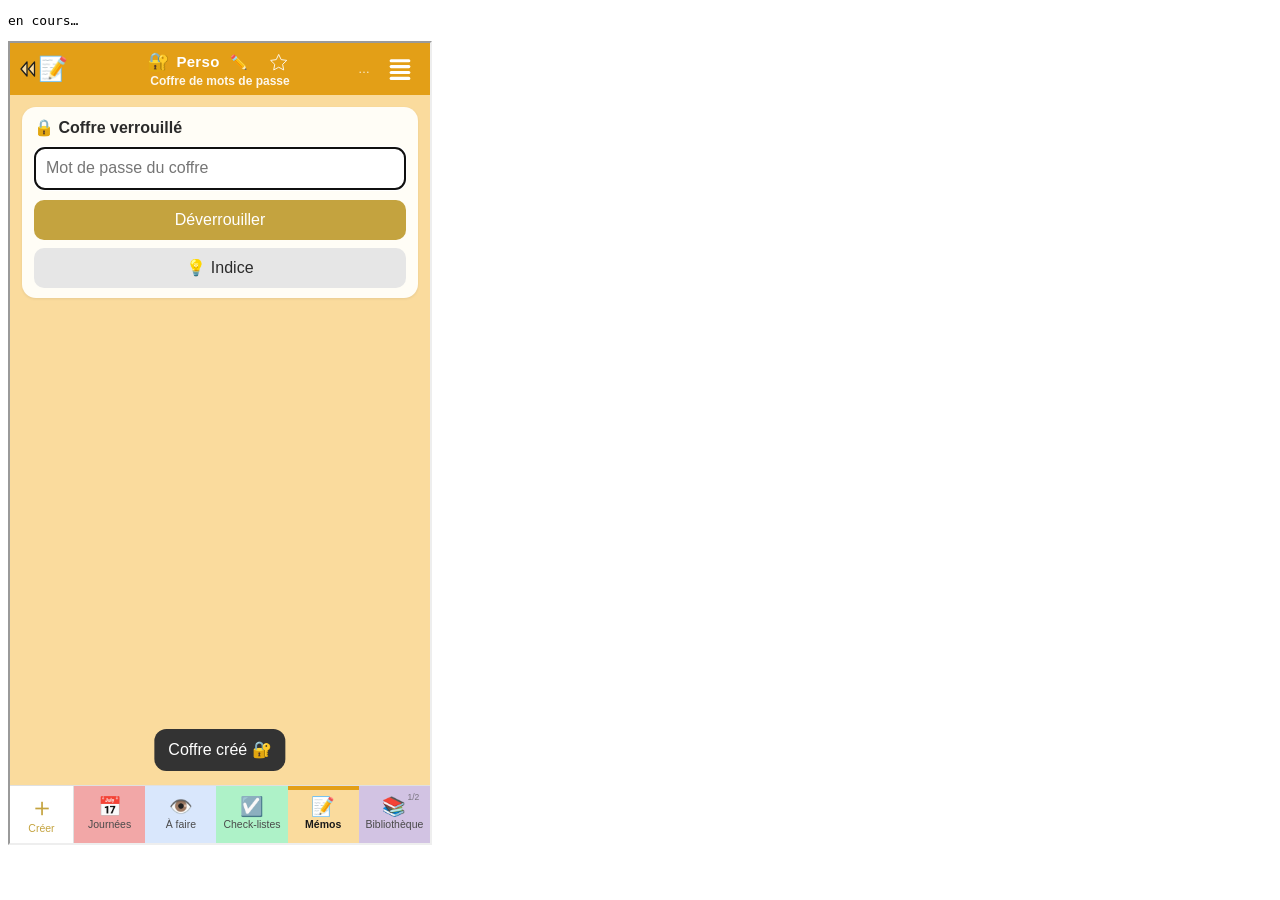
<file: tests/vault-hint-ui.html>
<!DOCTYPE html><meta charset="utf-8"><title>UI indication du coffre</title>
<!-- Lancer : python3 -m http.server 8123 puis ouvrir http://localhost:8123/tests/vault-hint-ui.html (résultats affichés sur la page) -->
<pre id="out">en cours…</pre>
<iframe id="f" src="../index.html" style="width:420px;height:800px"></iframe>
<script>
const out = []; let fails = 0;
const ok = (c, m) => { out.push((c ? 'ok   ' : 'FAIL ') + m); if (!c) fails++; };
const wait = ms => new Promise(r => setTimeout(r, ms));
(async () => {
  const f = document.getElementById('f');
  await new Promise(r => f.addEventListener('load', r)); await wait(300);
  const w = f.contentWindow, d = w.document, S = () => w.eval('state');
  const $ = s => d.querySelector(s);
  const click = s => { const e = typeof s === 'string' ? $(s) : s; if (!e) throw new Error('introuvable: ' + s); e.click(); };
  const go = async h => { w.location.hash = h; await wait(150); };
  const submit = form => form.dispatchEvent(new w.Event('submit', { bubbles: true, cancelable: true }));
  const fill = vals => { const form = $('#sheet form'); for (const [k, v] of Object.entries(vals)) { const e = form.elements[k]; if (e.type === 'checkbox') e.checked = v; else e.value = v; } submit(form); };
  window.onerror = m => ok(false, 'erreur JS: ' + m);
  w.addEventListener('error', e => ok(false, 'erreur JS (appli): ' + e.message)); w.addEventListener('unhandledrejection', e => ok(false, 'promesse rejetée (appli): ' + (e.reason && e.reason.message || e.reason)));
  try {
    // création du coffre simulée (instantanée) : on teste l'indication, pas le chiffrement (voir tests/vault.test.js)
    w.Vault.create = async () => ({ vault: { salt: 'AAAA', iter: 100000, check: { iv: 'AAAA', ct: 'AAAA' }, updatedAt: Date.now() }, key: {} });
    await go('#/reglages');
    ok(d.body.innerText.includes('Créer le mot de passe du coffre'), 'Préférences : pas encore de coffre');
    click('#p-vset'); await wait(40);
    ok(!!$('#sheet [name=h]') && $('#sheet').innerText.includes('lisible sans déverrouiller'), 'création : champ « indication » avec avertissement');
    fill({ a: 'MotDePasse-Solide1', b: 'MotDePasse-Solide1', h: '', ok: true }); await wait(80);
    ok(!S().vault && !$('#sheet').hidden, 'création : indication vide refusée');
    fill({ a: 'MotDePasse-Solide1', b: 'MotDePasse-Solide1', h: 'ici : motdepasse-solide1 !', ok: true }); await wait(80);
    ok(!S().vault, 'création : indication contenant le mot de passe refusée (sans tenir compte des majuscules)');
    fill({ a: 'MotDePasse-Solide1', b: 'MotDePasse-Solide1', h: '  prénom du chat + année  ', ok: true }); await wait(150);
    ok(!!S().vault && S().vault.hint === 'prénom du chat + année', 'création : indication enregistrée (espaces retirés)');
    // elle est lisible coffre verrouillé, mais cachée jusqu'au clic sur « Indice »
    w.eval("lockVault(true)"); const n = w.eval("newNote('password', 'Perso')"); await go('#/note/' + n.id); await wait(100);
    ok(!!$('#v-hint') && $('#v-hint-t').hidden, 'coffre verrouillé : bouton « Indice », texte caché au départ');
    click('#v-hint'); ok(!$('#v-hint-t').hidden && $('#v-hint-t').textContent === 'prénom du chat + année', 'bouton « Indice » : affiche l’indication');
    click('#v-hint'); ok($('#v-hint-t').hidden, 'bouton « Indice » : la cache de nouveau');
    ok(!w.localStorage.getItem('applimemo.v1') || !w.localStorage.getItem('applimemo.v1').includes('MotDePasse-Solide1'), 'le mot de passe n’est jamais stocké');
    // modifier l'indication sans changer le mot de passe
    await go('#/reglages'); const salt = S().vault.salt;
    click('#p-vhint'); await wait(40);
    fill({ h: '' }); await wait(40); ok(S().vault.hint === 'prénom du chat + année', 'modification : indication vide refusée');
    fill({ h: 'le chat de Mamie' }); await wait(60);
    ok(S().vault.hint === 'le chat de Mamie' && S().vault.salt === salt, 'modification : indication changée, mot de passe et chiffrement intacts');
    ok(w.eval("Core.migrate(JSON.parse(JSON.stringify(state)), '2026-01-01').vault.hint") === 'le chat de Mamie', 'l’indication survit à l’export / import');
    // l'agenda Google n'envoie jamais le coffre ni son indication
    w.eval("state.notes.find(x => x.id === '" + n.id + "').cal = '2026-10-13'");
    const desc = w.eval("Gcal.desired().get('n:" + n.id + "').description");
    ok(!desc.includes('Mamie') && !desc.includes('chat'), 'Google Agenda : jamais d’indication ni de contenu du coffre');
  } catch (e) { ok(false, 'exception: ' + e.message); }
  document.getElementById('out').textContent = out.join('\n') + '\n' + (fails ? fails + ' ÉCHEC(S)' : 'TOUS LES TESTS OK');
  document.title = 'DONE';
})();
</script>
</file>
<file: styles.css>
:root {
  --bg: #f5eccb;
  --card: #fffdf6;
  --ink: #2b2b2b;
  --muted: #777;
  --gold: #c4a33f;
  --blue: #2b8cbd;
  --red: #c0392b;
  --green: #2ecc71;
  --line: rgba(0, 0, 0, .12);
  --tabh: 58px;
  --top: 52px;
}
* { box-sizing: border-box; -webkit-tap-highlight-color: transparent; }
html, body { margin: 0; height: 100%; }
body {
  font: 16px/1.4 -apple-system, BlinkMacSystemFont, "Segoe UI", Roboto, sans-serif;
  background: var(--sbg, var(--bg)); color: var(--ink);
  padding-top: calc(var(--top) + env(safe-area-inset-top));
  padding-bottom: calc(var(--tabh) + env(safe-area-inset-bottom) + 12px);
  overscroll-behavior-y: none;
}
button { font: inherit; cursor: pointer; border: 0; border-radius: 10px; background: #e6e6e6; color: var(--ink); padding: 8px 12px; min-height: 40px; }
button:active { filter: brightness(.92); }
input, textarea, select { font: inherit; color: inherit; width: 100%; border: 1px solid var(--line); border-radius: 10px; background: #fff; padding: 9px 11px; }
textarea { resize: vertical; min-height: 120px; }

.topbar {
  position: fixed; top: 0; left: 0; right: 0; z-index: 20;
  height: calc(var(--top) + env(safe-area-inset-top)); padding-top: env(safe-area-inset-top);
  background: var(--sbar, var(--gold)); color: #fff; display: flex; align-items: center; gap: 10px; padding-inline: 10px;
}
.topbar h1 { margin: 0; font-size: 17px; letter-spacing: .08em; flex: 1; }
.topbar .icon-btn { background: transparent; color: #fff; font-size: 22px; padding: 4px 10px; }
.save-state { font-size: 12px; opacity: .85; }

.tabbar {
  position: fixed; bottom: 0; left: 0; right: 0; z-index: 20; display: flex;
  height: calc(var(--tabh) + env(safe-area-inset-bottom)); padding-bottom: env(safe-area-inset-bottom);
  background: #fff; border-top: 1px solid var(--line);
}
.tabbar button { flex: 1; background: transparent; border-radius: 0; font-size: 11px; display: flex; flex-direction: column; align-items: center; justify-content: center; gap: 1px; color: var(--muted); }
.tabbar button span { font-size: 19px; line-height: 1; }
.tabbar button.on { color: var(--gold); font-weight: 600; }

#app { max-width: 720px; margin: 0 auto; padding: 12px; }

/* --- Entête de journée --- */
.day-head { background: var(--card); border-radius: 14px; padding: 12px; margin-bottom: 12px; box-shadow: 0 1px 3px rgba(0,0,0,.08); }
.date-label { color: #555; font-size: 14px; margin: 0 0 6px; text-transform: capitalize; }
.row { display: flex; gap: 8px; align-items: center; }
.row.wrap { flex-wrap: wrap; }
.grow { flex: 1; min-width: 0; }
.btn-gold { background: var(--gold); color: #fff; }
.btn-blue { background: var(--blue); color: #fff; }
.btn-red { background: var(--red); color: #fff; }
.btn-green { background: var(--green); color: #fff; }
.actions { margin-top: 10px; }
.actions button { flex: 1; }

/* --- Blocs --- */
.bloc { border-radius: 14px; margin-bottom: 10px; overflow: hidden; box-shadow: 0 1px 3px rgba(0,0,0,.1); transition: box-shadow .15s; }
.bloc.dragging { box-shadow: 0 8px 20px rgba(0,0,0,.3); opacity: .92; position: relative; z-index: 5; transition: none; }
.bloc-head { display: flex; align-items: center; gap: 4px; padding: 6px; }
.bloc-head button { background: rgba(255,255,255,.55); min-width: 38px; padding: 6px; }
.bloc-head .time { touch-action: none; cursor: grab; -webkit-user-select: none; user-select: none; -webkit-touch-callout: none; }
.bloc.shifting { transition: transform .15s; }
.bloc-head [data-act=color] { font-size: 20px; line-height: 1; }
.bloc-head .time { min-width: 56px; font-variant-numeric: tabular-nums; font-size: 14px; }
.bloc-head input.titre { flex: 1; min-width: 0; background: rgba(255,255,255,.7); font-weight: 600; }
.bloc-body { padding: 0 8px 10px; }
.bloc-body .tools { display: flex; gap: 6px; flex-wrap: wrap; margin-bottom: 8px; }
.bloc-body .tools > * { flex: 1; min-width: 110px; }
.bloc-body textarea { background: rgba(255,255,255,.8); min-height: 160px; }
.chip { display: inline-block; font-size: 12px; padding: 1px 8px; border-radius: 99px; background: rgba(0,0,0,.08); margin-left: 6px; }

.empty { text-align: center; color: var(--muted); padding: 30px 10px; }

/* --- Listes (à faire, mémo, journées, thèmes) --- */
.card { background: var(--card); border-radius: 14px; padding: 10px 12px; margin-bottom: 10px; box-shadow: 0 1px 3px rgba(0,0,0,.08); }
.todo { display: flex; gap: 10px; align-items: center; }
.todo input[type=checkbox] { width: 24px; height: 24px; flex: none; accent-color: var(--green); }
.todo input[type=text] { border: 0; background: transparent; padding: 6px 4px; }
.todo.done input[type=text] { text-decoration: line-through; color: var(--muted); }
.prio { flex: none; min-width: 38px; padding: 4px; font-weight: 700; background: #eee; }
.prio[data-p="1"] { background: #ffe0b2; color: #e67e22; }
.prio[data-p="2"] { background: #ffcdd2; color: var(--red); }
.h2 { font-size: 13px; text-transform: uppercase; letter-spacing: .06em; color: var(--muted); margin: 16px 4px 6px; }
.item { display: flex; align-items: center; gap: 8px; }
.meta { color: var(--muted); font-size: 13px; }
.dot { width: 14px; height: 14px; border-radius: 50%; flex: none; border: 1px solid var(--line); }
.search { margin-bottom: 10px; }

/* --- Feuille modale --- */
.sheet { position: fixed; inset: 0; z-index: 40; background: rgba(0,0,0,.4); display: flex; align-items: flex-end; justify-content: center; }
.sheet[hidden], .toast[hidden] { display: none; }
.sheet-card { background: #fff; width: 100%; max-width: 560px; border-radius: 18px 18px 0 0; padding: 16px 16px calc(16px + env(safe-area-inset-bottom)); max-height: 85vh; overflow: auto; }
.sheet-card h3 { margin: 0 0 12px; }
.sheet-card .btn-list { display: flex; flex-direction: column; gap: 8px; }
.swatches { display: flex; flex-wrap: wrap; gap: 12px; margin: 6px 0 14px; }
.swatch { width: 46px; height: 46px; border-radius: 50%; border: 3px solid transparent; padding: 0; }
.swatch.on { border-color: #333; }

.toast { position: fixed; z-index: 50; left: 50%; transform: translateX(-50%); bottom: calc(var(--tabh) + env(safe-area-inset-bottom) + 14px); background: #333; color: #fff; padding: 10px 14px; border-radius: 12px; display: flex; gap: 12px; align-items: center; max-width: 92vw; }
.toast button { background: transparent; color: var(--gold); padding: 2px 6px; min-height: 0; font-weight: 700; }


/* --- Ajouts v1.1.1 : mémos, bibliothèque, préférences --- */
.topbar .home { padding: 0 8px; line-height: 1; display: flex; align-items: center; }
.topbar .home svg { width: 24px; height: 24px; fill: currentColor; display: block; }
a { color: inherit; }
a.btn { display: inline-flex; align-items: center; justify-content: center; text-decoration: none; background: #e6e6e6; color: var(--ink); border-radius: 10px; padding: 8px 12px; min-height: 40px; }
.card h3 { margin: 0 0 8px; font-size: 16px; }
.form label { display: block; font-size: 13px; color: var(--muted); margin-bottom: 8px; }
.form label input, .form label textarea { margin-top: 3px; color: var(--ink); }
.form .third { display: inline-block; width: calc(33.3% - 6px); }
.titre-big { font-size: 18px; font-weight: 700; }
.note-head { position: relative; }
.tags { display: flex; flex-wrap: wrap; gap: 6px; margin-top: 6px; }
.tags:empty { display: none; }
a.chip, button.chip { text-decoration: none; color: inherit; min-height: 0; background: rgba(120,120,120,.18); padding: 2px 9px; margin-left: 0; font-size: 13px; }
.bloc a.chip { color: #2b2b2b; }
.bar { height: 6px; border-radius: 3px; background: rgba(0,0,0,.1); margin-top: 4px; overflow: hidden; }
.bar i { display: block; height: 100%; background: var(--green); transition: width .2s; }

.tiles { display: grid; grid-template-columns: repeat(2, 1fr); gap: 10px; margin-bottom: 6px; }
.tile { background: var(--card); border-radius: 14px; padding: 14px 12px; text-decoration: none; display: flex; flex-direction: column; gap: 2px; box-shadow: 0 1px 3px rgba(0,0,0,.08); }
.tile .ti { font-size: 26px; }
.lrow { display: flex; align-items: center; gap: 10px; text-decoration: none; padding: 10px 12px; border-radius: 12px; background: var(--card); margin-bottom: 8px; box-shadow: 0 1px 3px rgba(0,0,0,.06); }
.tree .lrow { margin: 0 0 6px; box-shadow: none; background: transparent; border-bottom: 1px solid var(--line); border-radius: 0; }
.lrow input[type=checkbox] { width: 22px; height: 22px; flex: none; accent-color: var(--gold); }
details.tree { background: var(--card); border-radius: 14px; margin-bottom: 10px; box-shadow: 0 1px 3px rgba(0,0,0,.08); }
details.tree details.tree { box-shadow: none; margin: 0 0 0 10px; background: transparent; }
details.tree > summary { list-style: none; display: flex; align-items: center; gap: 8px; padding: 12px; cursor: pointer; font-weight: 600; }
details.tree > summary::-webkit-details-marker { display: none; }
details.tree > summary::before { content: '▸'; color: var(--muted); transition: transform .15s; }
details.tree[open] > summary::before { transform: rotate(90deg); }
details.tree > summary > span:first-of-type { flex: 1; }
details.tree > :not(summary) { padding-inline: 8px; }
button.mini { min-height: 0; padding: 2px 8px; font-size: 12px; }
.empty.small { padding: 8px; font-size: 14px; }
.selbar { position: fixed; left: 0; right: 0; bottom: calc(var(--tabh) + env(safe-area-inset-bottom)); z-index: 15; display: flex; gap: 8px; align-items: center;
  padding: 10px 14px; background: var(--card); border-top: 1px solid var(--line); box-shadow: 0 -2px 8px rgba(0,0,0,.12); }
.selbar[hidden] { display: none; }
.grid { display: grid; grid-template-columns: repeat(auto-fill, minmax(104px, 1fr)); gap: 6px; }
.ph { padding: 0; aspect-ratio: 1; overflow: hidden; border-radius: 10px; background: rgba(120,120,120,.15); }
.ph img { width: 100%; height: 100%; object-fit: cover; display: block; }
img.big { width: 100%; max-height: 60vh; object-fit: contain; border-radius: 10px; background: #000; }
.bday-banner { display: block; text-decoration: none; background: #fff3b0; color: #2b2b2b; }
.sheet-card .btn-list .meta { margin-left: 6px; }

/* --- Thèmes : data-theme = auto | light | dark --- */
:root[data-theme=dark] { --bg: #1d1b16; --card: #2a2720; --ink: #eee; --muted: #aaa; --line: rgba(255,255,255,.16); }
:root[data-theme=dark] button, :root[data-theme=dark] a.btn { background: #3a372f; color: #eee; }
:root[data-theme=dark] input, :root[data-theme=dark] textarea, :root[data-theme=dark] select { background: #1f1d18; }
:root[data-theme=dark] .tabbar, :root[data-theme=dark] .sheet-card { background: #26231d; }
:root[data-theme=dark] .bloc, :root[data-theme=dark] .bloc input, :root[data-theme=dark] .bloc textarea, :root[data-theme=dark] .bloc button { color: #2b2b2b; }
:root[data-theme=dark] .bday-banner { background: #5a4d12; color: #fff; }
@media (prefers-color-scheme: dark) {
  :root[data-theme=auto] { --bg: #1d1b16; --card: #2a2720; --ink: #eee; --muted: #aaa; --line: rgba(255,255,255,.16); }
  :root[data-theme=auto] button, :root[data-theme=auto] a.btn { background: #3a372f; color: #eee; }
  :root[data-theme=auto] input, :root[data-theme=auto] textarea, :root[data-theme=auto] select { background: #1f1d18; }
  :root[data-theme=auto] .tabbar, :root[data-theme=auto] .sheet-card { background: #26231d; }
  :root[data-theme=auto] .bloc, :root[data-theme=auto] .bloc input, :root[data-theme=auto] .bloc textarea, :root[data-theme=auto] .bloc button { color: #2b2b2b; }
  :root[data-theme=auto] .bday-banner { background: #5a4d12; color: #fff; }
}
:root[data-theme] .btn-gold { background: var(--gold); color: #fff; } :root[data-theme] .btn-blue { background: var(--blue); color: #fff; }
:root[data-theme] .btn-red { background: var(--red); color: #fff; } :root[data-theme] .btn-green { background: var(--green); color: #fff; }
:root[data-theme] .tabbar button { background: transparent; } :root[data-theme] .topbar .icon-btn { background: transparent; color: #fff; }
:root[data-theme] .bloc-head button { background: rgba(255,255,255,.55); }
:root[data-theme] .bloc a.chip { background: rgba(0,0,0,.08); }

/* --- Impression / export PDF --- */
#print-root { display: none; }
@media print {
  body > *:not(#print-root) { display: none !important; }
  html, body { background: #fff !important; color: #000 !important; padding: 0 !important; }
  #print-root { display: block; font: 12pt/1.4 -apple-system, "Helvetica Neue", Arial, sans-serif; }
  .pj { break-before: page; } .pj:first-child { break-before: auto; }
  .pj h2 { font-size: 18pt; border-bottom: 2px solid #c4a33f; padding-bottom: 4px; }
  .pj h3 { font-size: 13pt; margin: 14px 0 4px; color: #555; }
  .pj pre, .pj .rich { white-space: pre-wrap; font: inherit; margin: 4px 0 0; }
  .pb { border-left: 6px solid #ccc; padding: 4px 10px; margin: 8px 0; break-inside: avoid; }
  .pl { list-style: none; padding: 0; } .pl li { margin: 5px 0; break-inside: avoid; }
  .pj table { width: 100%; border-collapse: collapse; } .pj td { padding: 4px 8px; border-bottom: 1px solid #ddd; vertical-align: top; }
  .pg { display: grid; grid-template-columns: repeat(3, 1fr); gap: 8px; } .pg figure { margin: 0; break-inside: avoid; } .pg img { width: 100%; }
}

/* --- Bandeau supérieur en 2 lignes : titre + barre d'actions contextuelle --- */
body { padding-top: var(--toph, calc(52px + env(safe-area-inset-top))); }
.topbar { display: block; height: auto; padding: env(safe-area-inset-top) 0 0; }
.top-row { display: flex; align-items: center; gap: 10px; height: 52px; padding-inline: 10px; }
.top-row h1 { flex: none; white-space: nowrap; }
.top-row .save-state { margin-left: auto; }
.top-row2 { display: flex; align-items: center; gap: 6px; padding: 0 10px 8px; min-height: 42px; overflow: hidden; }
.top-actions, .fmt-bar { display: flex; align-items: center; gap: 6px; flex: 1 1 auto; min-width: 0; overflow-x: auto; scrollbar-width: none; }
.top-actions::-webkit-scrollbar { display: none; }
.top-actions[hidden] { display: none; }
:root[data-theme] .top-actions button { flex: none; background: rgba(255,255,255,.24); color: #fff; min-height: 34px; padding: 4px 11px; font-size: 13px; white-space: nowrap; }
:root[data-theme] .top-actions button.danger { background: rgba(192,57,43,.9); }
.top-actions span { margin-right: 4px; }
.tabbar button { font-size: 10.5px; padding-inline: 2px; }

/* --- À faire : détail déroulant --- */
.card.todo { display: block; }
.lvl-tile { border: 0; font: inherit; color: inherit; text-align: left; min-height: 0; cursor: pointer; background: var(--card); }
.todo-note-row.latest { background: #f3d76a; }   /* la dernière note : fond jaune marqué */
.lvl-pick { margin-bottom: 8px; }
.lvl-pick .chip { min-height: 30px; padding: 4px 10px; }
.lvl-pick .chip.on { background: #f3d76a; font-weight: 600; }
/* tâches (dans une note) : cartes compactes, ~40 % plus petites, moins d'espace entre elles */
.card.todo { padding: 3px 8px; margin-bottom: 5px; border-radius: 10px; }
.card.todo .trow { gap: 6px; }
.card.todo input[type=checkbox] { width: 18px; height: 18px; }
.card.todo input[type=text] { padding: 2px 4px; font-size: 14.5px; }
.card.todo button { min-height: 26px; padding: 2px 8px; font-size: 13px; }
.card.todo .prio { min-width: 30px; }
.card.todo .arrow { min-width: 30px; }
.card.todo .todo-note, .card.todo .rte.todo-note { margin-top: 4px; min-height: 60px; }
.card.todo .todo-peek { padding-left: 26px; font-size: 11.5px; }
.trow { display: flex; gap: 8px; align-items: center; }
.arrow { flex: none; min-width: 38px; padding: 4px; }
.arrow.has { color: var(--gold); font-weight: 700; }
.todo-note { margin-top: 8px; min-height: 90px; }
.todo-peek { font-size: 12px; color: var(--muted); padding: 2px 4px 0 36px; cursor: pointer; overflow: hidden; text-overflow: ellipsis; white-space: nowrap; }

/* --- Check-listes : lignes compactes en colonnes --- */
.cl-bar { display: flex; gap: 6px; align-items: center; }
.seg { display: inline-flex; }
.seg button { min-height: 30px; padding: 2px 11px; border-radius: 0; }
.seg button:first-child { border-radius: 8px 0 0 8px; } .seg button:last-child { border-radius: 0 8px 8px 0; }
:root[data-theme] .seg button.on { background: var(--gold); color: #fff; }
.cl-grid { display: grid; grid-auto-flow: column; grid-template-rows: repeat(var(--rows), 28px); grid-template-columns: repeat(var(--cols), minmax(0, 1fr));
  column-gap: 14px; padding: 2px 8px; border-radius: 10px; background-color: var(--card);
  background-image: repeating-linear-gradient(to bottom, transparent 0 27px, var(--line) 27px 28px); box-shadow: 0 1px 3px rgba(0,0,0,.08); }
.cl-row { display: flex; align-items: center; gap: 6px; height: 28px; font-size: 13px; min-width: 0; }
.cl-row input[type=checkbox] { width: 16px; height: 16px; padding: 0; border: 0; flex: none; accent-color: var(--green); }
.cl-t { flex: 1; min-width: 0; overflow: hidden; text-overflow: ellipsis; white-space: nowrap; cursor: pointer; }
.cl-row.done .cl-t { text-decoration: line-through; color: var(--muted); }

/* --- Fenêtre centrale sur fond flou --- */
.pop-back { position: fixed; inset: 0; z-index: 60; display: flex; align-items: center; justify-content: center; padding: 16px;
  background: rgba(0,0,0,.25); -webkit-backdrop-filter: blur(8px); backdrop-filter: blur(8px); }
.pop-back[hidden] { display: none; }
.pop-card { background: var(--card); color: var(--ink); border-radius: 14px; padding: 16px; max-width: min(86vw, 340px); box-shadow: 0 8px 30px rgba(0,0,0,.35); cursor: pointer; }
.pop-text { white-space: pre-wrap; word-break: break-word; font-size: 15px; }
.pop-tools { display: flex; gap: 8px; margin-top: 12px; justify-content: flex-end; cursor: default; }
.pop-edit { min-height: 80px; width: 280px; max-width: 100%; }

/* --- Bibliothèque : taille dégressive + retrait progressif --- */
details.tree > summary { font-size: 16px; font-weight: 700; }
details.tree details.tree { margin: 0 0 0 14px; }
details.tree details.tree > summary { font-size: 14px; font-weight: 600; padding: 9px 10px; }
details.tree details.tree details.tree { margin-left: 12px; }
details.tree details.tree details.tree > summary { font-size: 13px; }
details.tree > .lrow { font-size: 14px; margin-left: 6px; }
details.tree > .lrow .meta { font-size: 12px; }
details.tree details.tree > .lrow { font-size: 13px; margin-left: 12px; padding: 7px 10px; }
details.tree details.tree > .lrow .meta { font-size: 11px; }
details.tree details.tree > .lrow > span:first-child { font-size: 12px; }
details.tree > .tags .chip { font-size: 13px; }

/* --- Retouches --- */
.empty.small { margin: 0; padding: 6px 8px 10px; }
.top-actions, .fmt-bar { -webkit-mask-image: linear-gradient(to right, #000 calc(100% - 28px), transparent); mask-image: linear-gradient(to right, #000 calc(100% - 28px), transparent); padding-right: 24px; }
:root[data-theme] .top-actions button { padding: 4px 9px; font-size: 12.5px; }

/* --- Code couleur d'archivage : bandeau vertical à gauche --- */
.k-never { --kc: #d63031; } .k-year { --kc: #e67e22; } .k-month { --kc: #2b8cbd; } .k-week { --kc: #95a5a6; }
.kc { border-left: 7px solid var(--kc); }
.kdot { display: inline-block; width: 12px; height: 12px; border-radius: 50%; background: var(--kc); flex: none; box-shadow: 0 0 0 2px rgba(255,255,255,.7); }
:root[data-theme] .keepopt { display: flex; align-items: center; gap: 12px; text-align: left; padding: 10px 12px; }
.card.todo.kc { padding-left: 12px; }
.tree .lrow.kc { border-left-width: 5px; border-radius: 0; }
details.tree details.tree .lrow.kc { border-left-width: 4px; }

/* --- Journée : écran d'ouverture ; choix de durée à la sauvegarde --- */
.choose { display: flex; flex-direction: column; gap: 12px; }
.bigcard { display: flex; align-items: center; gap: 14px; width: 100%; text-align: left; padding: 18px 16px; min-height: 72px; border-radius: 16px;
  background: var(--card); color: var(--ink); box-shadow: 0 1px 4px rgba(0,0,0,.1); font-size: 17px; }
.bigcard.col { flex-direction: column; align-items: stretch; gap: 10px; cursor: default; }
.bigcard .bi { font-size: 30px; }
:root[data-theme] .bigcard { background: var(--card); color: var(--ink); }
.resume { text-align: center; color: var(--muted); padding: 8px; }
.keeppick { display: flex; align-items: center; gap: 10px; padding: 10px 12px; margin-bottom: 6px; border-radius: 10px; background: rgba(120,120,120,.1); font-size: 15px !important; color: var(--ink) !important; }
.keeppick input { width: 20px; height: 20px; margin: 0; flex: none; accent-color: var(--kc); }

/* --- Journée : titre coloré selon la durée d'archivage (gris = 1 semaine, etc.) --- */
.day-title { margin: 0; font-size: 24px; line-height: 1.2; color: var(--kc); color: color-mix(in srgb, var(--kc) 82%, #000); }
.day-title-row { display: flex; align-items: center; gap: 8px; }
.day-title-row .day-title { flex: 1; min-width: 0; overflow-wrap: anywhere; }
.day-title-row .icon-btn { flex: none; font-size: 18px; padding: 4px 8px; box-shadow: none; background: transparent; color: var(--ink); }
.day-head .date-label { margin: 2px 0 6px; font-size: 13px; color: var(--muted); }
.day-head .meta { margin: 0 0 6px; }

/* --- Texte enrichi : éditeur .rte (remplace les <textarea> des textes longs) --- */
.rte { position: relative; min-height: 160px; border: 1px solid var(--line); border-radius: 10px; background: #fff; padding: 9px 11px;
  white-space: pre-wrap; overflow-wrap: anywhere; outline: none; -webkit-user-select: text; user-select: text; }
.rte:focus { border-color: var(--gold); box-shadow: 0 0 0 2px rgba(196,163,63,.25); }
.rte.is-empty::before { content: attr(data-ph); position: absolute; left: 11px; right: 11px; color: #999; pointer-events: none; }
.rte.big { min-height: 55vh; }
.rte.todo-note { margin-top: 8px; min-height: 90px; }
.rte ul, .rte ol, .rich ul, .rich ol { margin: 2px 0; padding-left: 24px; white-space: normal; }
.rich { white-space: pre-wrap; margin: 4px 0 0; overflow-wrap: anywhere; }
:root[data-theme=dark] .rte { background: #1f1d18; }
@media (prefers-color-scheme: dark) { :root[data-theme=auto] .rte { background: #1f1d18; } }
:root[data-theme] .bloc-body .rte { background: rgba(255,255,255,.8); color: #2b2b2b; }

/* --- Barre de mise en forme (▾ dans le bandeau du haut) --- */
.fmt-toggle { flex: none; font-size: 18px !important; padding: 0 8px !important; min-height: 34px; }
.fmt-bar::-webkit-scrollbar { display: none; }
.fmt-bar[hidden], .fmt-pop[hidden] { display: none; }
:root[data-theme] .fmt-bar button { flex: none; background: rgba(255,255,255,.24); color: #fff; min-height: 34px; padding: 4px 9px; font-size: 12.5px; white-space: nowrap; }
.fmt-bar span { margin-right: 4px; display: inline-block; min-width: 1em; text-align: center; }
.vsep { flex: none; width: 1px; height: 22px; background: rgba(255,255,255,.55); }
.fmt-pop { position: absolute; top: 100%; left: 6px; margin-top: 2px; z-index: 30; display: flex; flex-wrap: wrap; gap: 6px; max-width: calc(100vw - 12px);
  background: var(--card); color: var(--ink); border-radius: 12px; padding: 8px; box-shadow: 0 6px 22px rgba(0,0,0,.3); }
:root[data-theme] .fmt-pop button { min-height: 36px; padding: 4px 12px; background: rgba(127,127,127,.2); color: var(--ink); }
:root[data-theme] .fmt-pop button.sw { width: 36px; padding: 0; border-radius: 50%; border: 2px solid rgba(127,127,127,.5); }

/* Ligne du bas du bandeau : boutons <-> mise en forme (monte à l'ouverture, redescend à la fermeture) */
.vsep { margin-left: auto; }
.fmt-bar .vsep { margin-left: 0; }
.fmt-bar::-webkit-scrollbar, .top-actions::-webkit-scrollbar { display: none; }
@keyframes fmt-up { from { transform: translateY(100%); opacity: 0; } to { transform: none; opacity: 1; } }
@keyframes fmt-down { from { transform: translateY(-100%); opacity: 0; } to { transform: none; opacity: 1; } }
.fmt-bar.anim { animation: fmt-up .2s ease-out; }
.top-actions.anim { animation: fmt-down .2s ease-out; }
@media (prefers-reduced-motion: reduce) { .fmt-bar.anim, .top-actions.anim { animation: none; } }

/* Onglet actif de la barre du bas : fond en surbrillance */
.tabbar button.on { background: rgba(196,163,63,.22); box-shadow: inset 0 3px 0 var(--gold); }
:root[data-theme] .tabbar button.on { background: rgba(196,163,63,.22); }

/* Titre cliquable : replie la 1re carte de la page (fold 1), puis aussi la ligne de boutons sous le titre (fold 2) */
.topbar h1 { -webkit-user-select: none; user-select: none; }
.topbar h1 { cursor: pointer; }
body[data-hide-card] #app > :first-child { display: none; }
body[data-hide-row] .top-row2 { display: none; }
.top-row2[hidden], .top-row2 [hidden] { display: none !important; }

/* Titre centré dans la ligne du haut (retour à gauche, ✓ et roue à droite) */
.top-row { position: relative; }
.top-row h1 { position: absolute; left: 50%; top: 50%; transform: translate(-50%, -50%); max-width: calc(100% - 150px); overflow: hidden; text-overflow: ellipsis; text-align: center; }

/* Ligne 1a déployée (appui long sur le titre) : grille de 2 à 3 boutons par ligne, rien de rogné */
.top-row2.expanded { align-items: flex-start; }
.top-actions.expanded, .fmt-bar.expanded { display: grid; grid-template-columns: repeat(var(--cols, 3), minmax(0, 1fr)); overflow: visible; -webkit-mask-image: none; mask-image: none; padding-right: 0; animation: unfold .2s ease-out; }
:root[data-theme] .top-actions.expanded button, :root[data-theme] .fmt-bar.expanded button { width: 100%; white-space: normal; line-height: 1.15; text-align: left; }
.top-row2.expanded .vsep { margin-top: 6px; }
.top-row2.expanded .fmt-toggle { margin-top: 0; }
@keyframes unfold { from { clip-path: inset(0 0 75% 0); } to { clip-path: inset(0); } }
@media (prefers-reduced-motion: reduce) { .top-actions.expanded, .fmt-bar.expanded { animation: none; } }
.fmt-bar.expanded .vsep { display: none; }
.topbar h1 { -webkit-touch-callout: none; }

/* Nom de l'élément en cours, petit et noir juste sous le titre (visible quand la 1re carte est repliée) */
.top-row h1 { line-height: 24px; transition: top .12s; }
/* Titre (24 px) + nom (14 px) = 38 px centrés dans la ligne de 52 px : 7 px au-dessus, 7 px entre le nom et la ligne 1, et le nom colle au titre */
.top-sub { position: absolute; left: 0; right: 0; top: calc(env(safe-area-inset-top) + 31px); padding: 0 70px; text-align: center; font-size: 12px; line-height: 14px; height: 14px; font-weight: 600; color: color-mix(in srgb, var(--kc, #000) 78%, #000); overflow: hidden; text-overflow: ellipsis; white-space: nowrap; pointer-events: none; }
body[data-sub] .top-row h1 { top: calc(50% - 7px); }
.top-sub[hidden] { display: none; }

/* --- Mémos vocaux --- */
.vrec { display: flex; align-items: center; gap: 12px; }
#v-rec { flex: 1; min-height: 52px; font-size: 17px; font-weight: 600; background: var(--gold); color: #fff; }
:root[data-theme] #v-rec { background: var(--gold); color: #fff; }
:root[data-theme] #v-rec.recording { background: var(--red); animation: vpulse 1.2s infinite; }
@keyframes vpulse { 50% { filter: brightness(1.25); } }
.vtimer { font-variant-numeric: tabular-nums; font-size: 20px; min-width: 3.2em; text-align: right; }
.vitem audio { width: 100%; margin-top: 6px; }
.vtitle { text-align: left; background: transparent !important; padding: 0; min-height: 0; font-weight: 600; font-size: 16px; color: var(--ink) !important; }

/* --- « À la demande » : pastille arc-en-ciel --- */
.k-ondemand { --kc: #8e44ad; }
.kdot.k-ondemand { background: conic-gradient(#e74c3c, #f39c12, #f1c40f, #2ecc71, #3498db, #9b59b6, #e74c3c); }
.kc.k-ondemand { border-left-color: transparent; border-image: linear-gradient(to bottom, #e74c3c, #f39c12, #f1c40f, #2ecc71, #3498db, #9b59b6) 1; }

/* --- Onglet « + » (à gauche de la barre du bas) et son menu --- */
.tabbar .tab-plus span { font-size: 26px; font-weight: 300; }
:root[data-theme] .tabbar .tab-plus { flex: 0 0 64px; border-right: 1px solid var(--line); color: var(--gold); }
.qa-list { margin: -4px 0 -6px; }
.qa-h { font-size: 12px; font-weight: 700; letter-spacing: .06em; text-transform: uppercase; color: var(--muted); padding: 10px 2px 2px; }
.qa-sec:first-child .qa-h { padding-top: 0; }
:root[data-theme] .qa-row { display: flex; align-items: center; gap: 10px; width: 100%; min-height: 0; padding: 7px 4px; border-radius: 0; background: transparent; color: var(--ink);
  text-align: left; font-size: 15px; border-bottom: 1px solid var(--line); }
.qa-row span { width: 1.4em; text-align: center; flex: none; }
.qa-row:active { background: rgba(127,127,127,.15); }
/* Menu ＋ Créer : chaque section reprend les couleurs de sa rubrique (titre = barre, lignes = fond de page) */
.qa-sec[data-g=journee]    { --sbar: #ed1a1a; --sbg: #f2a7a7; }
.qa-sec[data-g=afaire]     { --sbar: #1a6bed; --sbg: #d9e7fc; }
.qa-sec[data-g=checklists] { --sbar: #15cf5c; --sbg: #aef2c8; }
.qa-sec[data-g=memos]      { --sbar: #e39f17; --sbg: #fadb9d; }
.qa-sec { border-radius: 10px; overflow: hidden; margin-top: 8px; background: var(--sbg); }
.qa-sec:first-child { margin-top: 0; }
.qa-sec .qa-h, .qa-sec:first-child .qa-h { background: var(--sbar); color: #fff; padding: 6px 10px; }
:root[data-theme] .qa-sec .qa-row { padding-inline: 10px; color: #222; border-bottom-color: rgba(0,0,0,.12); }
:root[data-theme] .qa-sec .qa-row:last-child { border-bottom: 0; }
:root[data-theme=dark] .qa-sec { background: var(--card); }
:root[data-theme=dark] .qa-sec .qa-row { color: var(--ink); border-bottom-color: var(--line); }
@media (prefers-color-scheme: dark) {
  :root[data-theme=auto] .qa-sec { background: var(--card); }
  :root[data-theme=auto] .qa-sec .qa-row { color: var(--ink); border-bottom-color: var(--line); }
}

/* --- Bibliothèque : « 1/2 » discret en haut à droite, étoile arc-en-ciel de l'onglet Accès rapide --- */
.tabbar button .ic { position: relative; display: inline-block; }
.tabbar button .pg { position: absolute; top: -4px; left: 100%; margin-left: 1px; font-size: 8.5px; line-height: 1; opacity: .65; font-weight: 500; white-space: nowrap; }
.tabbar button .rb-star { font-weight: 400; background: linear-gradient(90deg, #e74c3c, #f39c12, #f1c40f, #2ecc71, #3498db, #9b59b6); -webkit-background-clip: text; background-clip: text; color: transparent; -webkit-text-fill-color: transparent; }

.lvl-tiles { grid-template-columns: repeat(6, 1fr); }   /* 3 cases sur la 1re ligne, 2 sur la 2e */
.lvl-tiles .lvl-tile { grid-column: span 2; position: relative; }
.lvl-tiles .lvl-tile:nth-child(n+4) { grid-column: span 3; }
.lvl-tile .keep-hint { position: absolute; top: 8px; right: 9px; font-size: 10px; color: var(--muted); opacity: .8; }

/* --- À faire : fenêtre d'un niveau --- */
.theme-title { font-size: 15px; font-weight: 600; color: var(--muted); margin: 0 2px 8px; }
.top-actions button.on { background: #fff !important; color: var(--sbar, var(--gold)) !important; font-weight: 700; }
.top-actions button { -webkit-touch-callout: none; user-select: none; -webkit-user-select: none; }
.card.todo .info { min-width: 30px; padding: 2px 6px; background: #eee; color: var(--muted); font-size: 15px; }

/* --- À faire : pastille du titre, petites cases de thématiques, icône de durée des tâches --- */
.title-pill { background: #fff; color: var(--ink); border-radius: 12px; padding: 2px 10px; margin-left: 8px; font-size: 13px; font-weight: 600; letter-spacing: 0; white-space: nowrap; }
.theme-tiles { display: grid; grid-template-columns: repeat(4, 1fr); gap: 8px; margin-bottom: 8px; }
.theme-tiles .tile { padding: 8px 8px; border: 0; font: inherit; color: inherit; text-align: left; min-height: 0; background: var(--card); cursor: pointer; font-size: 13px; }
.theme-tiles .tile .meta { font-size: 11px; }
.card.todo .lvl-ic { min-width: 30px; padding: 0 4px; background: transparent; font-size: 18px; }

/* --- Signe vide « ∅ » (pas de thématique) : gris bleu --- */
.notheme { color: #6f8aa6; }
.top-actions button.notheme { color: #5f7d9c !important; background: rgba(255,255,255,.85) !important; }
.top-actions button.notheme.on { background: #fff !important; font-weight: 700; }
.theme-tiles .no-theme strong, .theme-ic.notheme { color: #6f8aa6; }
.card.todo .theme-ic { min-width: 26px; padding: 0 4px; background: rgba(111,138,166,.15); font-weight: 700; font-size: 13px; border-radius: 13px; }

.tabbar button > * { pointer-events: none; }   /* le clic est toujours reçu par le bouton, même sur l'icône */

.more-row { display: block; width: 100%; margin: 2px 0 8px; padding: 8px; border: 0; background: transparent; color: var(--gold); font: inherit; font-size: 13px; text-align: center; cursor: pointer; }
.lvl-tiles { margin-bottom: 4px; }
.theme-block { margin-left: 14px; padding-left: 10px; border-left: 2px solid var(--line); }   /* retrait : les thématiques se distinguent des niveaux */

/* cases de durée compactes : icône + nom sur une ligne, le compteur dessous ; 2 lignes de cases au total */
.lvl-tiles { gap: 6px; margin-bottom: 4px; }
.lvl-tiles .lvl-tile { padding: 6px 8px; gap: 0; min-height: 0; height: auto; align-self: start; flex-direction: row; flex-wrap: wrap; align-items: center; column-gap: 5px; }
.lvl-tiles .lvl-tile .ti { font-size: 16px; line-height: 1.2; }
.lvl-tiles .lvl-tile strong { font-size: 12.5px; line-height: 1.2; }
.lvl-tiles .lvl-tile .meta { flex-basis: 100%; font-size: 11px; line-height: 1.2; }
.lvl-tiles .lvl-tile .keep-hint { top: 4px; right: 6px; font-size: 9.5px; }
#app { padding-bottom: 28px; }

.choose3 { display: grid; grid-template-columns: repeat(3, 1fr); gap: 8px; }
.choose3 .bigcard { flex-direction: column; justify-content: center; gap: 4px; padding: 12px 6px; min-height: 84px; text-align: center; font-size: 13px; border: 0; }
.choose3 .bigcard .bi { font-size: 26px; }
.day-sort { flex-wrap: wrap; gap: 6px; margin-bottom: 8px; align-items: center; }
.day-sort .chip { min-height: 30px; padding: 4px 10px; border: 0; }

/* À faire : 5 cases de durée + « ＋ » = 2 lignes de 3 cases identiques, deux fois plus hautes */
.lvl-tiles.lvl-tall { gap: 8px; }
.lvl-tiles.lvl-tall .lvl-tile, .lvl-tiles.lvl-tall .lvl-tile:nth-child(n+4) { grid-column: span 2; min-height: 110px; padding: 12px 10px; flex-direction: column; flex-wrap: nowrap; justify-content: center; align-items: flex-start; gap: 3px; align-self: stretch; }
.lvl-tiles.lvl-tall .lvl-tile .ti { font-size: 28px; line-height: 1.2; }
.lvl-tiles.lvl-tall .lvl-tile strong { font-size: 14px; }
.lvl-tiles.lvl-tall .lvl-tile .meta { flex-basis: auto; font-size: 12px; }
.lvl-tiles.lvl-tall .lvl-tile .keep-hint { top: 8px; right: 9px; font-size: 10px; }
.lvl-add { align-items: center !important; text-align: center; color: var(--gold); }
.lvl-add .ti { font-size: 34px !important; font-weight: 300; }
.tnav { background: rgba(255,255,255,.25); color: #fff; border: 0; border-radius: 10px; min-height: 0; padding: 1px 8px; margin: 0 6px; font-size: 13px; letter-spacing: 0; vertical-align: middle; }

.root-q { margin: 12px 0 8px; }
[hidden] { display: none !important; }

/* barres de recherche : texte violet foncé (placeholder compris) sur fond violet pâle */
input[type=search] { color: #4b1f73 !important; background: #efe6f8 !important; border-color: #cdb6e6 !important; }
input[type=search]::placeholder { color: #4b1f73; opacity: .75; }
input[type=search]::-webkit-input-placeholder { color: #4b1f73; opacity: .75; }
input[type=search]:focus { outline: 2px solid #9b6fcf; outline-offset: 0; }

/* flèches de durée : emplacement fixe dans la barre jaune, loin du titre central */
.top-row .tnav { position: absolute; top: 50%; transform: translateY(-50%); z-index: 2; background: rgba(255,255,255,.25); color: #fff; border: 0; border-radius: 10px; min-height: 0; padding: 3px 10px; font-size: 14px; }
.top-row .tnav-l { left: 50px; } .top-row .tnav-r { right: 54px; }
.top-row.has-nav h1 { max-width: calc(100% - 250px); }
.all-row { display: flex; justify-content: center; margin: 4px 0 10px; }
.all-btn { min-width: 60%; padding: 12px 18px; border-radius: 12px; background: var(--card); box-shadow: 0 1px 3px rgba(0,0,0,.1); font-weight: 600; }

/* flèches rapprochées du titre : plus petites, titre un peu plus compact pour ne pas les toucher */
.top-row .tnav { padding: 3px 8px; font-size: 13px; }
.top-row .tnav-l { left: 56px; } .top-row .tnav-r { right: 60px; }
.top-row.has-nav h1 { max-width: calc(100% - 176px); font-size: 15px; }
.top-row.has-nav h1 .title-pill { font-size: 12px; padding: 2px 8px; margin-left: 6px; }

/* « Tout à faire » : filtres sous la bande jaune, défilables de gauche à droite */
.chiprow { display: flex; gap: 6px; overflow-x: auto; white-space: nowrap; margin: 0 0 8px; padding-bottom: 2px; scrollbar-width: none; -webkit-overflow-scrolling: touch; }
.chiprow::-webkit-scrollbar { display: none; }
.chiprow .chip { flex: none; min-height: 32px; padding: 4px 12px; border: 0; }
.chiprow .notheme { color: #6f8aa6; }

/* check-listes : remplissage de gauche à droite, blocs de texte pleine ligne, mode déplacer */
.cl-grid { grid-auto-flow: row; grid-template-rows: none; grid-auto-rows: minmax(28px, auto); grid-template-columns: repeat(var(--cols), minmax(0, 1fr)); background-image: none; align-items: stretch; }
.cl-row, .cl-empty { border-bottom: 1px solid var(--line); min-height: 28px; box-sizing: border-box; }
.cl-row { height: auto; }
.cl-empty { cursor: text; grid-column: 1 / -1; }
.cl-empty:hover { background: rgba(0,0,0,.03); }
.cl-row.blk { grid-column: 1 / -1; align-items: flex-start; padding: 2px 0; }
.blk-tg { background: transparent; min-height: 24px; padding: 0 6px; font-size: 14px; flex: none; }
.blk-t { flex: 1; min-width: 0; border: 0; background: transparent; padding: 3px 4px; font-size: 13px; line-height: 1.35; resize: none; overflow: hidden; border-radius: 6px; }
.blk-t.collapsed { height: 24px; white-space: pre; text-overflow: ellipsis; }
.blk-t:focus { background: rgba(0,0,0,.04); outline: none; }
.blk-del { flex: none; }
.cl-all { display: inline-flex; align-items: center; padding: 0 6px; }
.cl-all input { width: 20px; height: 20px; padding: 0; accent-color: var(--green); }
#c-move.on { background: var(--gold); color: #fff; }
.blink { animation: clblink 1s ease-in-out infinite; }
@keyframes clblink { 50% { opacity: .35; } }
.cl-grid.moving .cl-row { cursor: grab; touch-action: none; user-select: none; -webkit-user-select: none; background: rgba(0,0,0,.03); }
.cl-grid.moving .cl-row * { pointer-events: none; }
.cl-row.lifting { position: relative; z-index: 5; opacity: .85; box-shadow: 0 4px 12px rgba(0,0,0,.25); background: var(--card); }
.drop-before { box-shadow: inset 3px 0 0 var(--gold); } .drop-after { box-shadow: inset -3px 0 0 var(--gold); }
.cl-row.blk.drop-before { box-shadow: inset 0 3px 0 var(--gold); } .cl-row.blk.drop-after { box-shadow: inset 0 -3px 0 var(--gold); }

.blk-t { min-height: 0; }   /* écrase le min-height des textarea : un bloc déplié a la taille de son contenu, pas plus */
.blk-t.collapsed { height: 24px; overflow: hidden; }

/* check-liste : bouton « Ajouter un ou plusieurs éléments » */
.add-many { display: flex; align-items: center; gap: 12px; width: 100%; text-align: left; margin-bottom: 8px; padding: 10px 12px; background: var(--card); border-radius: 12px; box-shadow: 0 1px 3px rgba(0,0,0,.08); }
.add-many .plus-box { display: inline-flex; align-items: center; justify-content: center; width: 30px; height: 30px; flex: none; border: 1px solid #000; border-radius: 6px; background: #fff; color: #2ecc71; font-size: 22px; font-weight: 700; line-height: 1; }
.add-many .meta { font-size: 12px; }

/* check-liste : nom dans la barre jaune, ☑ et nom à la couleur de conservation, étoile favori à droite */
.cl-pill { margin-left: 0; font-size: 14px; }
.cl-pill .cl-pic { color: var(--kc); font-size: 17px; font-weight: 700; }
.cl-pill .cl-pname { color: color-mix(in srgb, var(--kc) 82%, #000); }
.title-fav { background: transparent; color: #fff; border: 0; min-height: 0; padding: 0 4px; margin-left: 6px; font-size: 20px; line-height: 1; vertical-align: middle; }

.cl-tabic { font-size: 18px; margin-right: 6px; vertical-align: middle; letter-spacing: 0; }   /* même icône que l'onglet Check-listes, dans le jaune, hors de l'encadré */
.title-fav svg { display: block; }

.cl-tabic { font-size: 13px; font-weight: 700; color: #fff; letter-spacing: .06em; margin-right: 8px; }   /* « CHECK-LISTES » en blanc, à gauche de l'encadré du nom */

/* Check-listes (racine) : 2 boutons carrés, sélection, actions */
.cl-top { display: flex; gap: 10px; margin-bottom: 4px; }
.cl-top .sq { width: 104px; height: 104px; min-height: 0; padding: 8px; flex-direction: column; display: flex; align-items: center; justify-content: center; gap: 6px; text-align: center; font-size: 12.5px; line-height: 1.2; background: var(--card); border-radius: 14px; box-shadow: 0 1px 3px rgba(0,0,0,.1); }
.cl-top .sq-ic { font-size: 30px; line-height: 1; }
.cl-top #cl-new .sq-ic { color: #2ecc71; font-weight: 700; }
.cl-sel { display: flex; flex-wrap: wrap; align-items: center; gap: 8px; margin: 0 0 8px; }
.cl-sel .cl-all { display: inline-flex; align-items: center; gap: 6px; padding: 0 2px; }
.cl-sel .cl-acts { display: flex; flex-wrap: wrap; gap: 6px; }
.cl-sel .mini { min-height: 30px; padding: 4px 9px; }
.cl-sel .mini:disabled { opacity: .4; }
.cl-li { display: flex; align-items: center; gap: 8px; }
.cl-li[hidden] { display: none !important; }
.cl-li > input[type=checkbox] { width: 20px; height: 20px; padding: 0; flex: none; accent-color: var(--green); }
.cl-li > a { margin-bottom: 8px; }
.tpl-row { padding: 8px 0; border-bottom: 1px solid var(--line); }
.tpl-acts { display: flex; flex-wrap: wrap; gap: 6px; margin-top: 6px; }
.tpl-acts .mini { min-height: 30px; padding: 4px 9px; }

/* Listes types : boutons sur une ligne, puis une ligne par liste type avec ses boutons en fin de ligne */
.tpl-top { gap: 8px; margin-bottom: 10px; }
.tpl-list { display: flex; flex-direction: column; }
.tpl-row { display: flex; align-items: center; gap: 4px; padding: 6px 0; border-bottom: 1px solid var(--line); }
.tpl-row .tpl-use { flex: 1; min-width: 0; text-align: left; background: transparent; padding: 6px 4px; overflow: hidden; text-overflow: ellipsis; white-space: nowrap; }
.tpl-row .mini { flex: none; min-height: 32px; min-width: 34px; padding: 4px 8px; }

/* check-listes types : nom en vert sur fond vert clair, page en vert clair discret */
body.tpl-page { background: #eaf5ec !important; }
.cl-pill.tpl-pill { background: #d6f0da; }
.cl-pill.tpl-pill .cl-pname { color: #1e8a3a; font-weight: 700; }

/* NOW : check-liste importée = ligne repliable contenant une check-liste */
.card.clblock .clbody { margin-top: 8px; }
.card.clblock .cl-mark { flex: none; font-size: 15px; }
.card.clblock .cl-count { flex: none; }

/* Accès rapide : « Liste complète » / « Liste réduite » côte à côte à droite du titre, le mode actif en surbrillance */
.vt-tgl { display: inline-flex; gap: 4px; margin-left: 10px; vertical-align: middle; letter-spacing: 0; }
.vt-tgl button { min-height: 0; padding: 3px 8px; font-size: 11px; font-weight: 600; border: 0; border-radius: 10px; background: rgba(255,255,255,.25); color: #fff; white-space: nowrap; }
.vt-tgl button.on { background: #fff; color: var(--sbar, var(--gold)); }
.top-row.has-tgl h1 { max-width: calc(100% - 90px); }

/* Liste complète : lignes de propositions dans la barre jaune */
.filter-rows { padding: 0 10px 8px; display: flex; flex-direction: column; gap: 6px; }
.filter-rows[hidden] { display: none !important; }
.frow { display: flex; align-items: center; gap: 8px; }
.frow .flab { flex: none; font-size: 11px; font-weight: 700; color: #fff; opacity: .9; min-width: 64px; }
.fchips { display: flex; gap: 6px; overflow-x: auto; scrollbar-width: none; flex: 1; min-width: 0; }
.fchips::-webkit-scrollbar { display: none; }
.fchip { flex: none; min-height: 28px; padding: 3px 11px; border: 0; border-radius: 14px; background: rgba(255,255,255,.25); color: #fff; font-size: 12px; white-space: nowrap; }
.fchip.on { background: #fff; color: var(--sbar, var(--gold)); font-weight: 700; }
.top-actions button.filt-reset { margin-left: auto; position: sticky; right: 0; flex: none; font-size: 18px; }
.top-actions button.filt-reset.off { opacity: .45; }

/* page MENU d'accueil */
body.on-menu .tabbar { display: none; }
body.on-menu { padding-bottom: 16px; }
.menu-grid { display: grid; grid-template-columns: 1fr 1fr; gap: 12px; }
.menu-btn { display: flex; flex-direction: column; align-items: center; justify-content: center; gap: 8px; min-height: 120px; padding: 14px 8px; border-radius: 18px; background: var(--card); color: var(--ink); box-shadow: 0 1px 4px rgba(0,0,0,.12); text-align: center; font-size: 15px; line-height: 1.2; }
.menu-btn .mi { font-size: 38px; line-height: 1; }
.menu-btn.menu-create { grid-column: 1 / -1; min-height: 90px; flex-direction: row; gap: 14px; background: var(--gold); color: #fff; }
.menu-btn.menu-create .mi { font-size: 40px; font-weight: 300; }
.top-row h1 { font-size: 15px; }

/* MENU : boutons carrés, ensemble centré verticalement ; « ＋ Créer » petit, en bas à gauche */
.menu-wrap { min-height: calc(100vh - var(--toph, 60px) - 40px); display: flex; align-items: center; justify-content: center; }
.menu-grid { width: 100%; max-width: 440px; grid-template-columns: 1fr 1fr; gap: 12px; display: grid; }
.menu-btn { aspect-ratio: 1 / 1; min-height: 0; }
.menu-create { position: fixed; left: 16px; bottom: calc(16px + env(safe-area-inset-bottom)); width: 76px; height: 76px; min-height: 0; padding: 6px; border-radius: 16px; background: var(--gold); color: #fff; display: flex; flex-direction: column; align-items: center; justify-content: center; gap: 2px; font-size: 12px; font-weight: 600; box-shadow: 0 2px 8px rgba(0,0,0,.25); z-index: 5; }
.menu-create .mi { font-size: 28px; line-height: 1; font-weight: 300; }
body:not(.on-menu) .menu-create { display: none; }

/* MENU v3 : 3 × 2 boutons carrés (−30 %), puis Préférences et ＋ Créer (petits) en dessous */
.menu-grid { grid-template-columns: repeat(3, minmax(0, 150px)); justify-content: center; max-width: none; width: auto; gap: 12px; }
.menu-btn { font-size: 13px; padding: 8px 4px; gap: 6px; }
.menu-btn .mi { font-size: 30px; }
.menu-all { display: flex; flex-direction: column; align-items: center; gap: 20px; width: 100%; }
.menu-low { display: flex; gap: 12px; justify-content: center; }
.menu-small { width: 76px; height: 76px; min-height: 0; padding: 6px; border-radius: 16px; background: var(--card); color: var(--ink); box-shadow: 0 1px 4px rgba(0,0,0,.12); display: flex; flex-direction: column; align-items: center; justify-content: center; gap: 2px; font-size: 11px; font-weight: 600; }
.menu-small .mi { font-size: 26px; line-height: 1; }
.menu-small.menu-create { position: static; background: var(--gold); color: #fff; box-shadow: 0 2px 8px rgba(0,0,0,.25); }
.menu-small.menu-create .mi { font-weight: 300; }
body:not(.on-menu) .menu-create { display: none; }

/* MENU : 3 lignes × 2 colonnes */
.menu-grid { grid-template-columns: repeat(2, minmax(0, 150px)); }

/* étoile arc-en-ciel d'Accès rapide (aussi dans le MENU) */
.rb-star { font-weight: 400; background: linear-gradient(90deg, #e74c3c, #f39c12, #f1c40f, #2ecc71, #3498db, #9b59b6); -webkit-background-clip: text; background-clip: text; color: transparent; -webkit-text-fill-color: transparent; }

/* MENU : ensemble agrandi de 20 %, contenu des 6 boutons plus volumineux */
.menu-grid { grid-template-columns: repeat(2, minmax(0, 180px)); gap: 14px; }
.menu-btn { font-size: 16px; padding: 8px 4px; gap: 8px; border-radius: 22px; }
.menu-btn .mi { font-size: 50px; }
.menu-all { gap: 24px; }
.menu-low { gap: 14px; }
.menu-small { width: 91px; height: 91px; border-radius: 19px; font-size: 13px; }
.menu-small .mi { font-size: 31px; }

/* Google Agenda : bouton 📆 d'une tâche (allumé quand une date est posée) */
.card.todo .cal-ic { min-width: 30px; padding: 2px 6px; background: #eee; font-size: 15px; opacity: .55; }
.card.todo .cal-ic.on { opacity: 1; background: #d6e8ff; }

/* =====================================================================
   Petits écrans (iPhone SE 320/375 px, iOS 14) : rien ne sort du cadre
   ===================================================================== */
html { -webkit-text-size-adjust: 100%; }
html, body { max-width: 100%; overflow-x: hidden; }   /* filet de sécurité : jamais de défilement latéral de la page */

/* textes longs (titres, noms, adresses, liens) : retour à la ligne au lieu d'élargir la page ; word-break:break-word = équivalent d'« anywhere » compris par Safari 14 */
#app, .sheet-card, .pop-card, .toast, .fmt-pop { overflow-wrap: break-word; word-break: break-word; }
.lrow > *, .item > *, .row > *, .tile, .card, .bloc-head > *, .todo > *, .trow > *, .cl-li > *, summary > * { min-width: 0; }
.lrow, .tile, .card, .bigcard, details.tree > summary { max-width: 100%; }
.tags .chip, a.chip, button.chip { max-width: 100%; white-space: normal; text-align: left; }

/* iOS : un champ dont la police fait moins de 16 px déclenche un zoom automatique de la page (qui reste ensuite agrandie et « sort du cadre ») */
@supports (-webkit-touch-callout: none) {
  input, textarea, select, .rte, .blk-t, .card.todo input[type=text], .pop-edit { font-size: 16px !important; }
}

/* repli pour les navigateurs sans color-mix() (iOS < 16.2) */
.top-sub { color: #3b3b3b; color: color-mix(in srgb, var(--kc, #000) 78%, #000); }
.cl-pill .cl-pname { color: var(--kc, #333); color: color-mix(in srgb, var(--kc) 82%, #000); }

/* repli pour les navigateurs sans aspect-ratio (iOS < 15) : vignettes carrées */
@supports not (aspect-ratio: 1 / 1) {
  .ph { position: relative; height: 0; padding-bottom: 100%; }
  .ph img { position: absolute; top: 0; left: 0; }
}

/* feuilles : hauteur calculée sur la zone réellement visible (--vh est posé par main.js) */
.sheet-card { max-height: calc(var(--vh, 1vh) * 85); }
img.big { max-height: calc(var(--vh, 1vh) * 60); }

/* MENU d'accueil : tient dans l'écran sans défiler (3 rangées de 2 boutons + Préférences et ＋ Créer) */
body.on-menu #app { padding-bottom: calc(12px + env(safe-area-inset-bottom)); }
body.on-menu .top-row h1 { white-space: normal; line-height: 16px; font-size: 13px; text-align: center; max-height: 34px; max-width: calc(100% - 110px); letter-spacing: .03em; }
.menu-wrap { --lowh: clamp(68px, calc(var(--vh, 1vh) * 12.5), 91px);
  /* côté d'un bouton carré : le plus grand qui tienne en largeur (2 colonnes) ET en hauteur (3 rangées + la ligne du bas), sans aspect-ratio (absent d'iOS 14) */
  --ms: min(calc((100vw - 36px) / 2), calc((var(--vh, 1vh) * 100 - var(--toph, 60px) - 24px - env(safe-area-inset-bottom) - var(--lowh) - 36px) / 3), 180px);
  height: calc(var(--vh, 1vh) * 100 - var(--toph, 60px) - 24px - env(safe-area-inset-bottom)); min-height: 0; align-items: center; }
.menu-all { height: auto; gap: 12px; }
.menu-grid { flex: none; width: auto; max-width: none; grid-template-columns: repeat(2, var(--ms)); grid-template-rows: repeat(3, var(--ms)); gap: 12px; justify-content: center; }
.menu-btn { aspect-ratio: auto; width: 100%; height: 100%; min-height: 0; font-size: 15px; padding: 6px 4px; gap: 6px; border-radius: 20px; }
.menu-btn .mi { font-size: clamp(30px, calc(var(--ms) * .28), 50px); }
.menu-low { flex: none; }
.menu-small { width: auto; min-width: 90px; padding: 6px 8px; font-size: 12px; height: var(--lowh); }
.menu-small .mi { font-size: clamp(24px, calc(var(--lowh) * .34), 31px); }

/* barre du bas : 6 onglets sur 320 px */
@media (max-width: 360px) {
  .tabbar button { font-size: 9.5px; padding-inline: 1px; }
  :root[data-theme] .tabbar .tab-plus { flex-basis: 50px; }
  .tabbar button span { font-size: 18px; }
  #app { padding-inline: 10px; }
  .lvl-tiles.lvl-tall { gap: 6px; }
  .lvl-tiles.lvl-tall .lvl-tile, .lvl-tiles.lvl-tall .lvl-tile:nth-child(n+4) { min-height: 96px; padding: 10px 6px; }
  .lvl-tiles.lvl-tall .lvl-tile strong { font-size: 12px; word-break: normal; overflow-wrap: normal; }
  .lvl-tiles.lvl-tall .lvl-tile .ti { font-size: 24px; }
  .top-row.has-nav h1 { max-width: calc(100% - 160px); }
}

/* Écrans étroits (≤ 400 px) : lignes de tâches sur 2 lignes si besoin, boutons de la journée lisibles */
@media (max-width: 400px) {
  .card.todo .trow { flex-wrap: wrap; row-gap: 2px; }
  .card.todo .trow { gap: 4px; }
  .card.todo .trow input[type=text] { flex: 1 1 90px; width: auto; min-width: 90px; }
  .card.todo .trow button { min-width: 26px; padding-inline: 5px; }
  .card.todo .trow .cal-ic { margin-left: auto; }
  .actions { flex-wrap: wrap; }
  .actions button { flex: 1 1 auto; padding: 8px 6px; font-size: 14px; white-space: nowrap; }
}
@media (max-width: 360px) {
  .cl-tabic { display: none; }
  .top-row.has-nav h1 { max-width: calc(100% - 200px); font-size: 12px; letter-spacing: .04em; }
  .top-row.has-nav h1 .title-pill { font-size: 11px; padding: 2px 6px; margin-left: 4px; }
  .top-row .tnav-l { left: 44px; } .top-row .tnav-r { right: 50px; }
  .top-row .tnav { padding: 3px 6px; }
}

/* =====================================================================
   Couleurs par rubrique (barre du haut --sbar, fond de page --sbg).
   MENU et Préférences : jaune d'origine. Le thème sombre garde son fond sombre (seule la barre change).
   ===================================================================== */
body[data-sect=journee]    { --sbar: #ed1a1a; --sbg: #f2a7a7; }
body[data-sect=afaire]     { --sbar: #1a6bed; --sbg: #d9e7fc; }
body[data-sect=checklists] { --sbar: #15cf5c; --sbg: #aef2c8; }
body[data-sect=memos]      { --sbar: #e39f17; --sbg: #fadb9d; }
body[data-sect=lib]        { --sbar: #9278b0; --sbg: #d2c3e3; }
body[data-sect=quick]      { --sbar: #b3b3b3; --sbg: #ffffff; }
:root[data-theme=dark] body[data-sect] { --sbg: var(--bg); }
@media (prefers-color-scheme: dark) { :root[data-theme=auto] body[data-sect] { --sbg: var(--bg); } }

/* Accès rapide : barre gris clair → texte et boutons sombres */
body[data-sect=quick] .topbar { color: #2b2b2b; }
:root[data-theme] body[data-sect=quick] .topbar .icon-btn,
:root[data-theme] body[data-sect=quick] .title-fav { color: #2b2b2b; }
:root[data-theme] body[data-sect=quick] .top-actions button,
:root[data-theme] body[data-sect=quick] .fmt-bar button,
:root[data-theme] body[data-sect=quick] .vt-tgl button,
:root[data-theme] body[data-sect=quick] .fchip { background: rgba(0,0,0,.09); color: #2b2b2b; }
:root[data-theme] body[data-sect=quick] .top-actions button.danger { background: rgba(192,57,43,.9); color: #fff; }
:root[data-theme] body[data-sect=quick] .top-actions button.on,
:root[data-theme] body[data-sect=quick] .vt-tgl button.on,
:root[data-theme] body[data-sect=quick] .fchip.on { background: #2b2b2b !important; color: #fff !important; }
body[data-sect=quick] .frow .flab { color: #2b2b2b; }
body[data-sect=quick] .vsep { background: rgba(0,0,0,.35); }

/* Accès rapide sur écran étroit : titre sur une ligne, « Liste complète / réduite » centrés dessous (rien de rogné) */
@media (max-width: 420px) {
  .top-row.has-tgl h1 { white-space: normal; line-height: 15px; font-size: 13px; max-width: calc(100% - 100px); }
  .top-row.has-tgl .vt-tgl { display: flex; justify-content: center; margin: 3px 0 0; }
}

/* Onglets du bas : chacun prend la couleur du fond de sa page ; l'onglet actif est en gras avec un liseré de la couleur de sa barre du haut.
   (Bibliothèque ↔ Accès rapide : l'onglet suit la page affichée, voir data-pg posé par library.js.) Thème sombre : onglets sans couleur. */
.tabbar button[data-view=journee]    { --tc: #f2a7a7; --tl: #ed1a1a; }
.tabbar button[data-view=afaire]     { --tc: #d9e7fc; --tl: #1a6bed; }
.tabbar button[data-view=checklists] { --tc: #aef2c8; --tl: #15cf5c; }
.tabbar button[data-view=memos]      { --tc: #fadb9d; --tl: #e39f17; }
.tabbar button[data-view=biblio]     { --tc: #d2c3e3; --tl: #9278b0; }
.tabbar button[data-view=biblio][data-pg=quick] { --tc: #ffffff; --tl: #b3b3b3; }
:root[data-theme] .tabbar button[data-view] { background: var(--tc); color: #4a4a4a; }
:root[data-theme] .tabbar button[data-view].on { background: var(--tc); color: #1a1a1a; font-weight: 700; box-shadow: inset 0 4px 0 var(--tl); }
:root[data-theme=dark] .tabbar button[data-view] { background: transparent; color: var(--muted); }
:root[data-theme=dark] .tabbar button[data-view].on { background: rgba(196,163,63,.22); color: var(--gold); }
@media (prefers-color-scheme: dark) {
  :root[data-theme=auto] .tabbar button[data-view] { background: transparent; color: var(--muted); }
  :root[data-theme=auto] .tabbar button[data-view].on { background: rgba(196,163,63,.22); color: var(--gold); }
}

/* poignée des feuilles fermables par glissement vers le bas */
.sheet-grip { width: 40px; height: 5px; border-radius: 3px; background: rgba(127,127,127,.45); margin: -6px auto 12px; }
.sheet-card { overscroll-behavior: contain; }

/* arrivée de la page après un glissement entre rubriques */
@keyframes slide-next { from { opacity: .2; transform: translateX(36px); } to { opacity: 1; transform: none; } }
@keyframes slide-prev { from { opacity: .2; transform: translateX(-36px); } to { opacity: 1; transform: none; } }
#app[data-slide=next] { animation: slide-next .22s ease-out; }
#app[data-slide=prev] { animation: slide-prev .22s ease-out; }
@media (prefers-reduced-motion: reduce) { #app[data-slide] { animation: none; } }

/* Accès rapide : chaque ligne prend la couleur de sa rubrique (fond de page : Journée rose, À faire bleu, Check-listes vert, Mémos orange) ;
   le liseré de gauche garde la couleur de durée d'archivage. À faire : cases de durées et de thématiques en bleu. Thème sombre : sans couleur. */
.s-journee { --sc: #f2a7a7; } .s-afaire { --sc: #d9e7fc; } .s-checklists { --sc: #aef2c8; } .s-memos { --sc: #fadb9d; }
.lrow.s-journee, .lrow.s-afaire, .lrow.s-checklists, .lrow.s-memos { background: var(--sc, var(--card)); }
:root[data-theme] body[data-sect=quick] .lvl-tile, :root[data-theme] body[data-sect=quick] .theme-tile { background: #d9e7fc; }
:root[data-theme=dark] .s-journee, :root[data-theme=dark] .s-afaire, :root[data-theme=dark] .s-checklists, :root[data-theme=dark] .s-memos { --sc: var(--card); }
:root[data-theme=dark] body[data-sect=quick] .lvl-tile, :root[data-theme=dark] body[data-sect=quick] .theme-tile { background: var(--card); }
@media (prefers-color-scheme: dark) {
  :root[data-theme=auto] .s-journee, :root[data-theme=auto] .s-afaire, :root[data-theme=auto] .s-checklists, :root[data-theme=auto] .s-memos { --sc: var(--card); }
  :root[data-theme=auto] body[data-sect=quick] .lvl-tile, :root[data-theme=auto] body[data-sect=quick] .theme-tile { background: var(--card); }
}

/* Bibliothèque : chaque grande section (Journées, À faire, Check-listes, Mémos) prend la couleur de sa rubrique ; ses lignes et sous-sections restent transparentes dessus */
details.tree.s-journee, details.tree.s-afaire, details.tree.s-checklists, details.tree.s-memos { background: var(--sc, var(--card)); }

/* cases de durée (À faire / Accès rapide) : jamais de mot coupé en deux sur écran étroit */
@media (max-width: 420px) {
  .lvl-tiles.lvl-tall .lvl-tile strong { font-size: 13px; word-break: normal; overflow-wrap: normal; }
}

/* Fenêtre « Horaire » : bouton horloge à gauche (ouvre les roulettes), puis heures et minutes à saisir */
.time-pick { display: flex; align-items: center; gap: 10px; }
.time-pick .tp-ico { flex: none; font-size: 26px; line-height: 1; padding: 8px 12px; border-radius: 12px; }
.time-pick input { flex: 1; min-width: 0; font-size: 22px; text-align: center; font-variant-numeric: tabular-nums; }
.time-pick .tp-sep, .wheels .tp-sep { font-size: 20px; font-weight: 700; flex: none; }
.wheels { position: relative; display: flex; align-items: center; justify-content: center; gap: 8px; margin-top: 12px; }
.wheels[hidden] { display: none; }
.wheel { position: relative; z-index: 1; width: 90px; height: 208px; overflow-y: auto; scroll-snap-type: y mandatory; -webkit-overflow-scrolling: touch; scrollbar-width: none; overscroll-behavior: contain; touch-action: pan-y; }
.wheel::-webkit-scrollbar { display: none; }
.wheel-pad { height: 84px; }
.wheel-it { cursor: pointer; height: 40px; line-height: 40px; text-align: center; font-size: 22px; font-variant-numeric: tabular-nums; scroll-snap-align: center; }
.wheel-band { position: absolute; left: 12%; right: 12%; top: 84px; height: 40px; border-radius: 10px; background: rgba(127,127,127,.2); pointer-events: none; }

/* Bouton « i » (infos de suppression) à droite du stylo : cercle parfait, plein quand l'info est affichée */
.day-head .info-btn { flex: none; box-sizing: border-box; width: 26px; height: 26px; min-width: 26px; min-height: 0; aspect-ratio: 1; padding: 0; border-radius: 50%;
  border: 1.5px solid var(--muted); background: transparent; color: var(--muted); box-shadow: none;
  font: italic 700 15px/1 Georgia, serif; display: inline-flex; align-items: center; justify-content: center; }
.day-head .info-btn.on { background: var(--muted); color: var(--card); }
.day-head .day-info { margin: 0 0 8px; }

/* JOURNÉE : 4 boutons sur une même ligne (Aujourd'hui · Date à définir · Journée type · Planning) */
.choose4 { grid-template-columns: repeat(4, 1fr); gap: 6px; }
.choose4 .bigcard { padding: 10px 2px; font-size: 11.5px; line-height: 1.2; min-height: 84px; }
.choose4 .bigcard .bi { font-size: 24px; }

/* PLANNING : barre de journées collée sous l'en-tête, journées empilées et aimantées en haut de page */
html.plan-snap, html.plan-snap body { scroll-snap-type: y proximity; }
.plan-bar { position: fixed; top: var(--toph, 52px); left: 0; right: 0; z-index: 15; height: 56px; display: flex; align-items: center; gap: 6px; padding: 0 10px;
  background: var(--sbg, var(--bg)); box-shadow: 0 2px 4px rgba(0,0,0,.08); }
.plan-spacer { height: 56px; }
.plan-chips { flex: 1; min-width: 0; display: flex; gap: 6px; overflow-x: auto; scrollbar-width: none; -webkit-overflow-scrolling: touch; padding: 2px 0; }
.plan-chips::-webkit-scrollbar { display: none; }
.plan-chip { flex: none; min-height: 36px; padding: 4px 12px; border-radius: 18px; background: rgba(255,255,255,.7); color: #2b2b2b; font-size: 14px; white-space: nowrap; text-transform: capitalize; }
.plan-chip.today { font-weight: 700; }
.plan-chip.on { background: var(--sbar, var(--gold)); color: #fff; }
.plan-add { flex: none; width: 38px; height: 38px; min-height: 0; padding: 0; border-radius: 50%; background: var(--sbar, var(--gold)); color: #fff; font-size: 24px; line-height: 1; }
.day-sec { scroll-snap-align: start; scroll-margin-top: calc(var(--toph, 52px) + 62px); margin-bottom: 18px; }
.plan-days { padding-bottom: 55vh; }
.day-title-row .b-remove { font-size: 15px; }

/* À FAIRE : « ＋ Thématique » parmi les thématiques (jaune clair) ; « Toutes les tâches » dans la grille des durées */
:root[data-theme] .theme-tiles .theme-new { background: #fdf0b4; color: #2b2b2b; }
:root[data-theme] .theme-tiles .theme-new .meta { color: #6b5d1f; }
:root[data-theme] .theme-tiles .theme-new strong, .theme-tiles .theme-new .meta { word-break: normal; overflow-wrap: normal; }

/* Barre du haut des pages Journée / Planning : « icône + nom ✏️ », la date (ou le résumé) est dans .top-sub juste dessous */
.top-row h1.tt { display: flex; align-items: center; justify-content: center; gap: 6px; }
.tt .tt-ico { flex: none; font-size: 18px; }
.tt .tt-name { min-width: 0; overflow: hidden; text-overflow: ellipsis; white-space: nowrap; letter-spacing: .02em; }
.tt .tt-pen { flex: none; font-size: 14px; padding: 4px 4px; cursor: pointer; line-height: 1; }
/* sous la barre : seulement les boutons, en bandeau compact */
.day-head .actions { margin-top: 0; }
.day-head .actions .info-btn { flex: none; }
.day-head .day-info { margin: 8px 2px 0; }
.plan-row .plan-sum { white-space: nowrap; overflow: hidden; text-overflow: ellipsis; }
.top-sub.always, :root[data-theme] .top-sub.always { color: rgba(255,255,255,.92); font-weight: 600; }

/* AMÉLIORATIONS : bouton d'accueil (à droite de ＋ Créer) et bloc-notes latéral propre à chaque page */
.menu-small.menu-amelio { width: 90px; padding-inline: 2px; font-size: 10.5px; }
.menu-small.menu-amelio.on { background: #f4d35e; color: #2b2b2b; box-shadow: 0 0 0 2px #c4a33f inset, 0 1px 4px rgba(0,0,0,.2); }
.amelio { position: fixed; left: 0; top: 10%; height: 80%; z-index: 70; display: flex; align-items: stretch; pointer-events: none; }
.amelio[hidden] { display: none; }
.amelio > * { pointer-events: auto; }
.amelio .am-bar { flex: none; width: 30px; display: flex; flex-direction: column; border-radius: 0 12px 12px 0; overflow: hidden; box-shadow: 2px 0 8px rgba(0,0,0,.25); }
.amelio .am-off { flex: none; width: 100%; min-height: 0; height: 36px; padding: 0; border-radius: 0; background: #f4d35e; color: #2b2b2b; font-size: 18px; border-top: 1px solid rgba(0,0,0,.18); }
.amelio .am-tab { flex: 1; min-height: 0; width: 100%; padding: 0; border-radius: 0; background: #f4d35e; color: #2b2b2b;
  display: flex; align-items: center; justify-content: center; }
.amelio .am-tab span { writing-mode: vertical-rl; transform: rotate(180deg); font-size: 13px; font-weight: 700; letter-spacing: .05em; white-space: nowrap; }
.amelio.has .am-tab { background: #e9b824; }
.amelio.has .am-tab span::after { content: ' ●'; }
.amelio .am-panel { width: 0; overflow: hidden; background: rgba(255,255,255,.85); background: color-mix(in srgb, var(--card, #fff) 85%, transparent); color: var(--ink, #222); display: flex; flex-direction: column;
  border-radius: 0 12px 12px 0; box-shadow: 4px 0 16px rgba(0,0,0,.3); transition: width .25s ease; }
.amelio.open .am-panel { width: min(calc(100vw - 42px), 560px); }
.amelio .am-head { flex: none; display: flex; align-items: center; gap: 8px; padding: 8px 10px; background: rgba(244,211,94,.85); color: #2b2b2b; min-width: 240px; }
.amelio .am-title { flex: 1; min-width: 0; font-size: 13px; overflow: hidden; text-overflow: ellipsis; white-space: nowrap; }
.amelio .am-close { flex: none; min-height: 0; padding: 4px 10px; background: rgba(0,0,0,.12); color: #2b2b2b; }
.amelio .am-text { flex: 1; min-height: 0; min-width: 240px; resize: none; border: 0; border-radius: 0; padding: 12px; font-size: 16px; line-height: 1.45; background: transparent; color: inherit; outline: none; }
@media (prefers-reduced-motion: reduce) { .amelio .am-panel { transition: none; } }

/* Rétractée : la languette ne garde que la hauteur du texte « Améliorations » (centrée verticalement, sans l'ampoule) ; déployée : 80 % de la hauteur, avec l'ampoule */
.amelio:not(.open) { top: 50%; height: auto; transform: translateY(-50%); }
.amelio:not(.open) .am-off { display: none; }
.amelio:not(.open) .am-tab { flex: none; padding: 14px 0; }

/* Icône de la rubrique, tout à gauche de la barre du haut sur sa page racine */
.top-ico { flex: none; width: 30px; text-align: center; font-size: 24px; line-height: 1; }
.top-ico[hidden] { display: none; }

/* À FAIRE (racine) : contour bleu (couleur de la barre du haut) sur « Toutes les tâches » */
:root[data-theme] #all-todo.lvl-tile { box-shadow: inset 0 0 0 2.5px var(--sbar, #1a6bed); }

/* Flèches ◀ ▶ de À faire : collées au titre de référence « À FAIRE 🧐 Toutes les tâches » (largeur mesurée en JS → --navhalf), donc fixes d'une fenêtre à l'autre */
.top-row.has-nav .tnav-l { left: auto; right: calc(50% + var(--navhalf, 90px) + 4px); }
.top-row.has-nav .tnav-r { right: auto; left: calc(50% + var(--navhalf, 90px) + 4px); }
.top-row.has-nav h1 { max-width: calc(var(--navhalf, 90px) * 2); }
/* titre de À faire un peu plus compact pour que « À FAIRE 🧐 Toutes les tâches » tienne entre les deux flèches */
.top-row.has-nav h1 { letter-spacing: 0; }
.top-row.has-nav h1 .title-pill { padding: 2px 6px; margin-left: 4px; }
.top-row .tnav { margin: 0; }

/* « Toutes les tâches » : les deux boutons « Toutes » sur 2 lignes, le complément (durées / thématiques) en plus petit */
.chiprow { align-items: center; }
.chiprow .chip.two { line-height: 1.1; padding-block: 3px; }
.chiprow .chip .c2 { display: block; font-size: 10px; font-weight: 500; opacity: .9; }

/* Flèche « page précédente » à gauche de l'icône de rubrique : même hauteur que l'icône, couleur du fond de page, contour fin marqué, pointe vers la gauche */
.top-back { flex: none; display: flex; align-items: center; gap: 2px; min-height: 0; padding: 0; border: 0; border-radius: 8px; background: transparent; color: inherit; cursor: pointer; }
.top-back[hidden] { display: none; }
.top-arrow { flex: none; width: 16px; height: 16px; display: flex; align-items: center; justify-content: center; }
.top-arrow[hidden] { display: none; }
.top-arrow svg { width: 16px; height: 16px; display: block; overflow: visible; }
.top-arrow path { fill: var(--sbg, var(--bg)); stroke: #1f1f1f; stroke-width: 1.3; stroke-linejoin: round; }


/* Barre du haut : 1a et 1b sont deux rangées empilées (chacune défilable de gauche à droite) ; le titre se clique pour les dérouler */
.top-row2 { flex-direction: column; align-items: stretch; gap: 6px; }
.top-row2 .top-actions, .top-row2 .fmt-bar { flex: none; width: 100%; }
.topbar h1 { cursor: pointer; }
/* « i » (échéance) dans l'en-tête d'un mémo, comme pour les journées */
.note-head .info-btn { flex: none; box-sizing: border-box; width: 26px; height: 26px; min-width: 26px; min-height: 0; aspect-ratio: 1; padding: 0; border-radius: 50%;
  border: 1.5px solid var(--muted); background: transparent; color: var(--muted); box-shadow: none; font: italic 700 15px/1 Georgia, serif; display: inline-flex; align-items: center; justify-content: center; }
.note-head .info-btn.on { background: var(--muted); color: var(--card); }
.note-head .nh-row { align-items: center; gap: 8px; }
.note-head .day-info { margin: 8px 2px 0; }
.note-head[hidden] { display: none; }

/* Mise en forme du texte : bande propre sous la barre du haut, couleur intermédiaire entre la barre (--sbar) et le fond de page (--sbg) :
 * le fond de page + la couleur de la barre à 50 % par-dessus (sans color-mix, pour iOS 14). Visible d'office s'il y a un texte à remplir. */
.fmt-strip { position: relative; isolation: isolate; display: flex; align-items: center; gap: 6px; padding: 6px 10px; background: var(--sbg, var(--bg)); }
.fmt-strip::before { content: ''; position: absolute; inset: 0; z-index: -1; background: var(--sbar, var(--gold)); opacity: .5; }
.fmt-strip[hidden] { display: none; }
.fmt-strip .fmt-bar { flex: 1 1 auto; min-width: 0; }
:root[data-theme] .fmt-strip .fmt-bar button { background: rgba(255,255,255,.7); color: #2b2b2b; }
.fmt-strip .vsep { background: rgba(0,0,0,.3); }
.fmt-strip .fmt-toggle { flex: none; margin: 0; min-height: 34px; padding: 0 10px !important; border: 0; border-radius: 10px; background: rgba(255,255,255,.7); color: #2b2b2b; font-size: 16px !important; white-space: nowrap; }
.fmt-strip.retracted { padding-block: 3px; justify-content: flex-end; }
.fmt-strip.retracted .fmt-bar { display: none; }
.fmt-strip.retracted .fmt-toggle { min-height: 24px; font-size: 12px !important; font-weight: 600; }

/* Appui long sur « Mise en forme » : la bande passe sur 2 lignes ou plus (retour à la ligne des boutons, sans défilement) */
.fmt-strip .fmt-toggle { -webkit-touch-callout: none; user-select: none; -webkit-user-select: none; }
.fmt-strip.multi { align-items: flex-start; }
.fmt-strip.multi .fmt-bar { flex-wrap: wrap; overflow: visible; -webkit-mask-image: none; mask-image: none; padding-right: 0; row-gap: 6px; }
.fmt-strip.multi .fmt-bar .vsep { display: none; }
/* libellé « Mise en forme » compact (même taille déplié / rétracté) : laisse de la place aux boutons, surtout sur plusieurs lignes */
.fmt-strip .fmt-toggle { font-size: 12px !important; font-weight: 600; padding: 0 9px !important; }
.fmt-strip.multi .fmt-bar { gap: 6px; }
:root[data-theme] .fmt-strip.multi .fmt-bar button { min-height: 32px; padding: 3px 8px; font-size: 12px; }

/* Journée seule : la ligne Vider / Trier / Agenda / ＋ Bloc / i est dans la barre du haut, entre la barre et « Mise en forme » :
 * même fond que l'ancienne carte, étirée sur toute la largeur, hauteur réduite, bande d'archivage à gauche conservée */
.day-strip { display: block; }
.day-strip[hidden] { display: none; }
.day-strip.day-head { margin: 0; border-radius: 0; box-shadow: none; padding: 4px 10px 4px 8px; }
.day-strip .actions { margin-top: 0; gap: 6px; flex-wrap: nowrap; }
.day-strip .actions button { flex: 1 1 auto; min-height: 30px; padding: 2px 8px; font-size: 13px; white-space: nowrap; }
.day-strip .actions .info-btn { flex: none; width: 24px; height: 24px; min-width: 24px; min-height: 0; padding: 0; font-size: 14px; }
.day-strip .day-info { margin: 4px 2px 2px; font-size: 12px; }
/* Ligne Vider → « i » de la barre du haut : +30 % (hauteur des boutons 30 → 39 px, « i » 24 → 31 px, texte agrandi) */
.day-strip.day-head { padding-block: 5px; }
.day-strip .actions button { min-height: 39px; padding: 3px 7px; font-size: 15px; }
.day-strip .actions .info-btn { width: 31px; height: 31px; min-width: 31px; min-height: 0; padding: 0; font-size: 18px; }
.day-strip .day-info { font-size: 13px; }
@media (max-width: 340px) { .day-strip .actions { gap: 4px; } .day-strip .actions button { padding: 3px 4px; font-size: 13px; } }

/* 2e clic sur le titre : les boutons de la ligne 1a dans une fenêtre au centre ; fond sous la barre du haut (le titre reste cliquable pour le 3e clic) */
.bar-pop { position: fixed; left: 0; right: 0; bottom: 0; top: var(--toph, 52px); z-index: 18; display: flex; align-items: center; justify-content: center; padding: 16px; background: rgba(0,0,0,.4); }
.bar-pop[hidden] { display: none; }
.bar-pop-card { background: var(--card); color: var(--ink); border-radius: 16px; padding: 14px; width: min(92vw, 420px); max-height: 100%; overflow-y: auto; box-shadow: 0 8px 30px rgba(0,0,0,.35); }
.bp-title { font-size: 12px; font-weight: 700; letter-spacing: .06em; text-transform: uppercase; color: var(--muted); margin: 0 2px 10px; overflow: hidden; text-overflow: ellipsis; white-space: nowrap; }
.bp-grid { display: grid; grid-template-columns: repeat(2, minmax(0, 1fr)); gap: 8px; }
:root[data-theme] .bp-grid button { min-height: 46px; padding: 6px 10px; border-radius: 12px; background: rgba(127,127,127,.16); color: var(--ink); font-size: 14px; text-align: left; white-space: normal; line-height: 1.2; -webkit-touch-callout: none; user-select: none; -webkit-user-select: none; }
.bp-grid button span { margin-right: 6px; }
:root[data-theme] .bp-grid button.on { background: var(--sbar, var(--gold)); color: #fff; font-weight: 700; }
:root[data-theme] .bp-grid button.danger { background: rgba(192,57,43,.9); color: #fff; }
:root[data-theme] .bp-grid button.notheme { color: #5f7d9c; }
/* fenêtre centrale : centrée sur l'écran entier (le fond commence sous la barre du haut, on compense) */
.bar-pop { padding-bottom: calc(16px + var(--toph, 52px)); }

/* Journée : la durée d'archivage n'est plus une barre verticale mais un rond cliquable avant « Vider » (couleur = durée ; ouvre la fenêtre durée d'archivage) */
.day-head .b-keep { flex: none; width: 34px; min-width: 34px; height: 34px; min-height: 0; padding: 0; border-radius: 50%; background: transparent; display: flex; align-items: center; justify-content: center; }
.day-head .b-keep .kdot { width: 22px; height: 22px; box-shadow: 0 0 0 2px rgba(0,0,0,.18); }
.day-strip .actions .b-keep { flex: none; }
.day-strip.day-head { padding-left: 10px; }

/* rond d'archivage → carré, à droite du « i » */
.day-head .b-keep { border-radius: 8px; }
.day-head .b-keep .kdot { border-radius: 6px; width: 24px; height: 24px; }

/* Ligne de boutons d'une journée : icônes ⧉ (dupliquer), ↶ ↷ (annuler / rétablir), ☑️ (check-liste) */
.day-strip .actions .ic, .day-head .actions .ic { flex: none; width: 32px; min-width: 32px; min-height: 39px; padding: 0; font-size: 18px; line-height: 1; }
.day-head .actions .ic:disabled { opacity: .35; }
.day-strip .actions { overflow-x: auto; scrollbar-width: none; }
.day-strip .actions::-webkit-scrollbar { display: none; }
@media (max-width: 400px) {
  .day-strip .actions { gap: 4px; }
  .day-strip .actions .lb { display: none; }
  .day-strip .actions button { padding: 3px 5px; font-size: 14px; }
  .day-strip .actions .ic { width: 28px; min-width: 28px; font-size: 17px; padding: 0; }
  .day-strip .actions .info-btn { width: 28px; height: 28px; min-width: 28px; }
  .day-head .b-keep { width: 28px; min-width: 28px; }
  .day-head .b-keep .kdot { width: 22px; height: 22px; }
}

/* très petits écrans (≤ 340 px) : la ligne défile plutôt que d'écraser les libellés */
@media (max-width: 340px) { .day-strip .actions button { flex: none; } .day-strip .actions { padding-right: 4px; } }

/* — Ligne de la journée, retouches — */
/* Vider et Trier réduits */
.day-strip .actions .b-reset, .day-strip .actions .b-chrono, .day-head .actions .b-reset, .day-head .actions .b-chrono { flex: none; min-height: 32px; padding: 2px 8px; font-size: 13px; }
/* Annuler / Rétablir : boutons ronds */
.day-head .actions .b-undo, .day-head .actions .b-redo { width: 34px; min-width: 34px; height: 34px; min-height: 0; border-radius: 50%; font-size: 19px; }
/* Check-liste : fond vert clair cerclé de vert */
.day-head .actions .b-check { background: #c9f1d8; box-shadow: inset 0 0 0 2px #2ecc71; border-radius: 10px; }
/* Duplication : inactif = gris ; actif = clignote (jaune) ; blocs non modifiables mais cliquables */
.day-head .actions .b-dup.on { animation: dup-blink 1s ease-in-out infinite; box-shadow: inset 0 0 0 2px #e0a800; }
@keyframes dup-blink { 0%, 100% { background: #ffd54a; } 50% { background: #fff6cf; } }
@media (prefers-reduced-motion: reduce) { .day-head .actions .b-dup.on { animation: none; background: #ffd54a; } }
body.dup-mode .bloc { cursor: copy; outline: 2px dashed rgba(0, 0, 0, .35); outline-offset: -3px; }
body.dup-mode .bloc * { pointer-events: none; }
body.dup-mode .bloc { -webkit-user-select: none; user-select: none; }
@media (max-width: 400px) {
  .day-strip .actions .b-reset, .day-strip .actions .b-chrono { padding: 2px 5px; font-size: 12.5px; }
  .day-head .actions .b-undo, .day-head .actions .b-redo { width: 30px; min-width: 30px; height: 30px; font-size: 17px; }
}
</file>
